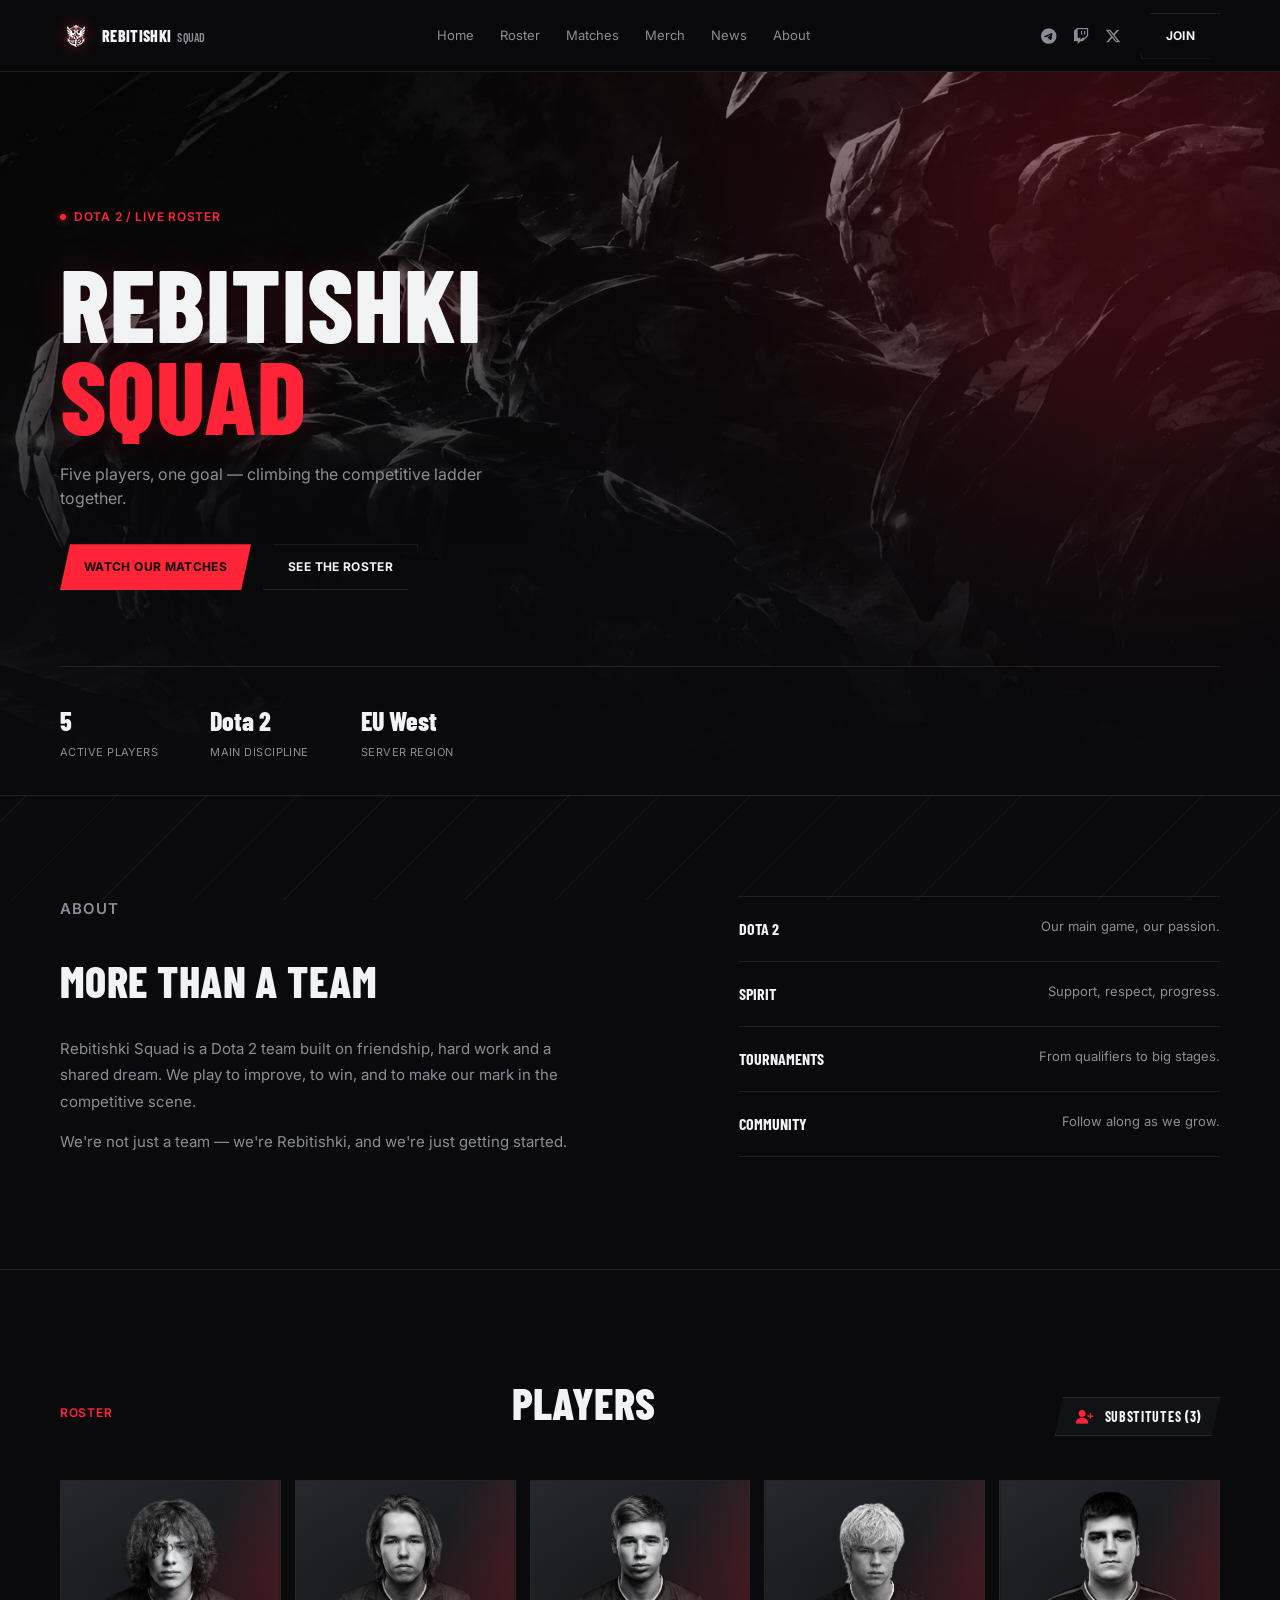
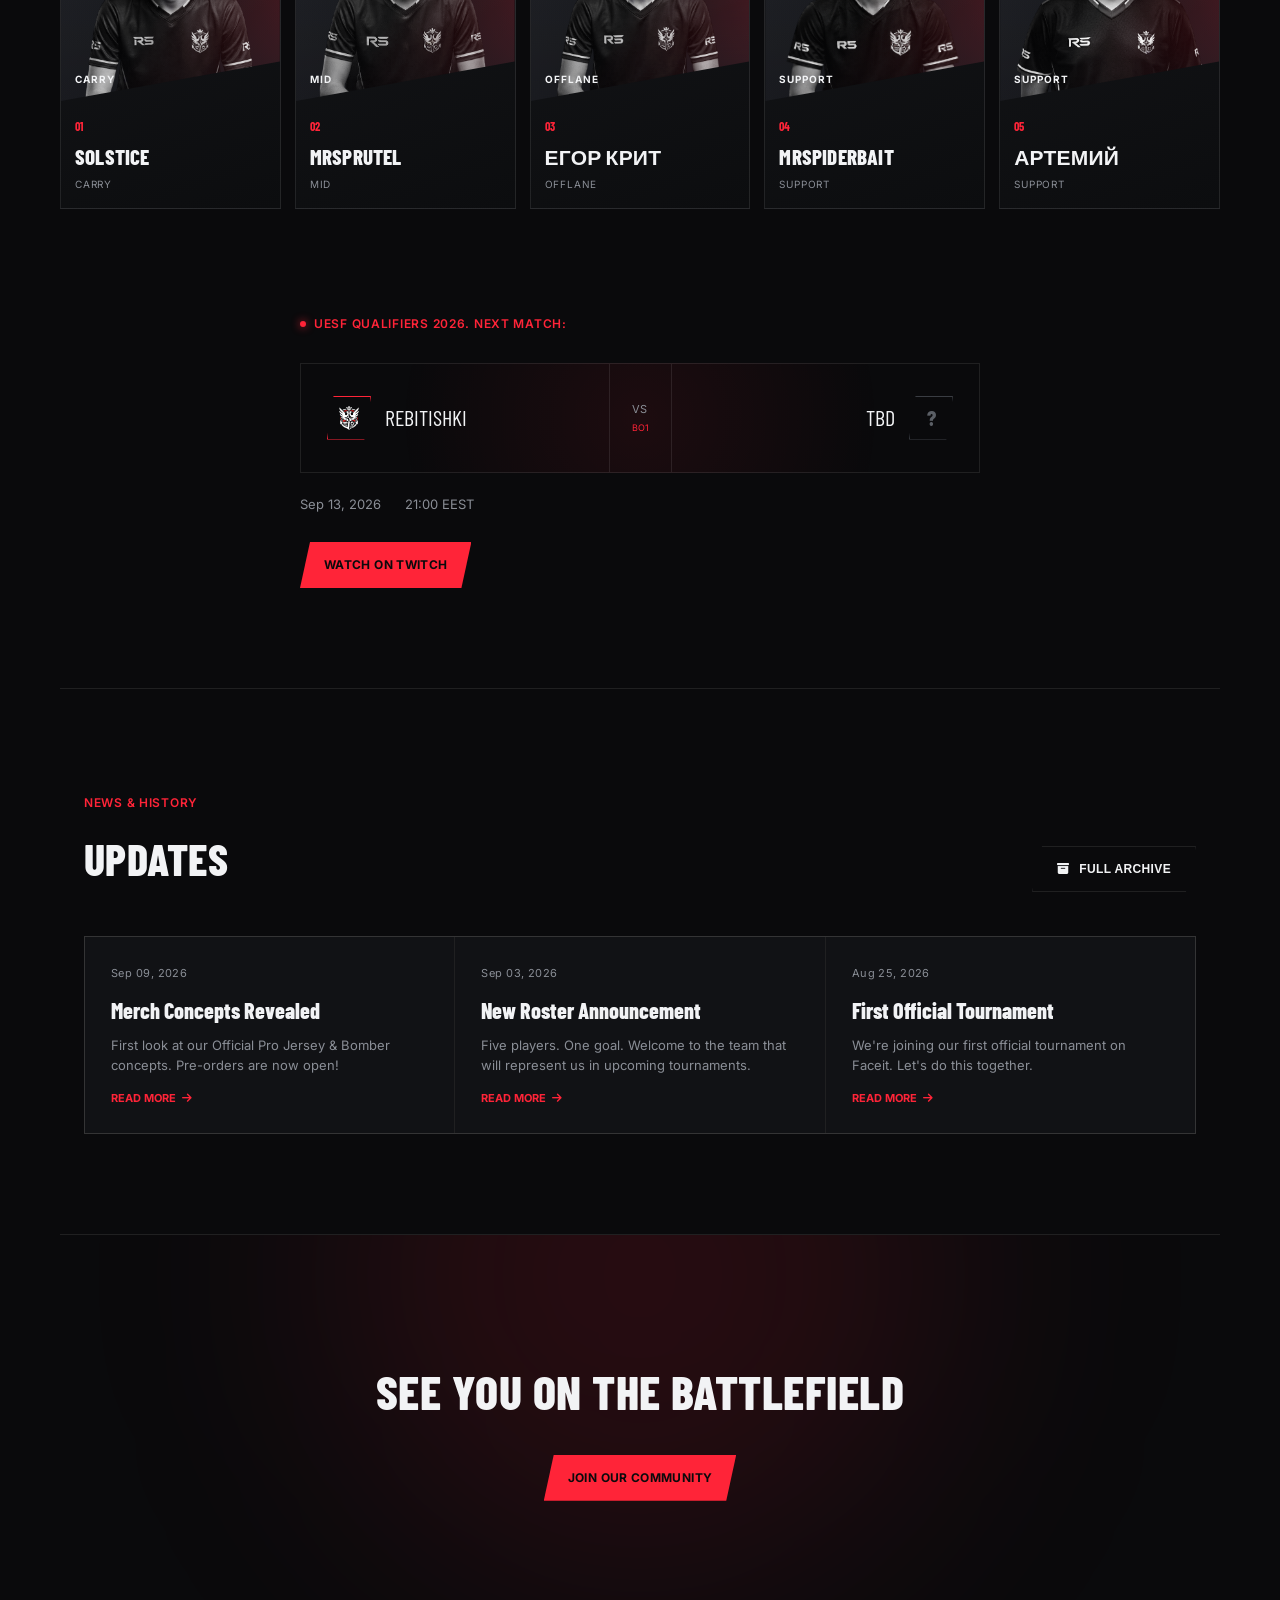
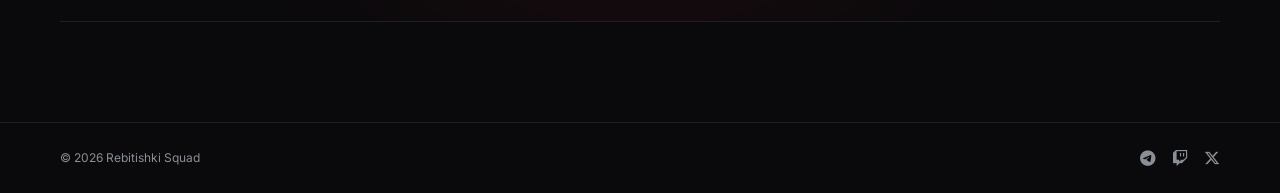
<file: index.html>
<!DOCTYPE html>
<html lang="en">
<head>
  <meta charset="UTF-8">
  <meta name="viewport" content="width=device-width, initial-scale=1.0">
  <meta name="theme-color" content="#0a0a0c">
  <meta name="description" content="Rebitishki Squad — competitive Dota 2 team.">
  <title>Rebitishki Squad — Dota 2</title>
  <link rel="preconnect" href="https://fonts.googleapis.com">
  <link rel="preconnect" href="https://fonts.gstatic.com" crossorigin>
  <link href="https://fonts.googleapis.com/css2?family=Barlow+Condensed:wght@600;700;800;900&family=Inter:wght@400;500;600;700&display=swap" rel="stylesheet">
  <!-- Font Awesome для иконок соцсетей и элементов -->
  <link rel="stylesheet" href="https://cdnjs.cloudflare.com/ajax/libs/font-awesome/6.5.1/css/all.min.css">
  <link rel="stylesheet" href="styles.css">
  <link rel="icon" type="image/png" href="assets/logo.png">
</head>
<body>
<!-- Page Loader -->
<div id="page-loader" class="page-loader">
  <div class="loader-content">
    <div class="dota-spinner">
      <img src="assets/logo.png" alt="Rebitishki" class="loader-logo">
    </div>
    <span class="loader-text">Loading...</span>
  </div>
</div>
  <header class="site-header">
    <a class="brand" href="#home" aria-label="Rebitishki Squad home">
      <span class="brand-mark">
        <img src="assets/logo.png" alt="Rebitishki Logo" class="brand-logo">
      </span>
      <span class="brand-name">Rebitishki<em>Squad</em></span>
    </a>

    <nav class="nav" aria-label="Primary navigation">
      <a class="active" href="#home">Home</a>
      <a href="#roster">Roster</a>
      <a href="#matches">Matches</a>
      <a href="merch.html">Merch</a>
      <a href="#news">News</a>
      <a href="#about">About</a>
    </nav>

    <div class="header-actions">
      <div class="socials">
        <a href="https://t.me/rebitishki" target="_blank" rel="noopener noreferrer" aria-label="Telegram"><i class="fa-brands fa-telegram"></i></a>
        <a href="https://www.twitch.tv/solsticemd" target="_blank" rel="noopener noreferrer" aria-label="Twitch"><i class="fa-brands fa-twitch"></i></a>
        <a href="https://x.com" target="_blank" rel="noopener noreferrer" aria-label="X"><i class="fa-brands fa-x-twitter"></i></a>
      </div>
      <a class="btn btn-line" href="#community">Join</a>
      <button class="menu-btn" aria-label="Open menu" aria-expanded="false"><span></span><span></span><span></span></button>
    </div>
  </header>

  <aside class="mobile-menu">
    <a href="#home">Home</a>
    <a href="#roster">Roster</a>
    <a href="#matches">Matches</a>
    <a href="merch.html">Merch</a>
    <a href="#news">News</a>
    <a href="#about">About</a>
    <a href="#community">Join the community</a>
  </aside>

  <main id="home">
   <section class="hero">
  <div class="hero-glow"></div>
  <div class="container">
    <div class="hero-content">
      <div class="tag"><i></i> Dota 2 / Live Roster</div>
      <h1>Rebitishki<br><span>Squad</span></h1>
      <p class="hero-copy">Five players, one goal — climbing the competitive ladder together.</p>
      <div class="hero-actions">
        <a href="#matches" class="btn btn-red">Watch Our Matches</a>
        <a href="#roster" class="btn btn-line">See The Roster</a>
      </div>
    </div>
    <div class="hero-strip">
      <div><b>5</b> <span>Active Players</span></div>
      <div><b>Dota 2</b> <span>Main Discipline</span></div>
      <div><b>EU West</b> <span>Server Region</span></div>
    </div>
  </div>
</section>

    <section class="about section" id="about">
      <div class="container about-grid">
        <div class="about-copy reveal">
          <p class="tag">About</p>
          <h2>More than a team</h2>
          <p>Rebitishki Squad is a Dota 2 team built on friendship, hard work and a shared dream. We play to improve, to win, and to make our mark in the competitive scene.</p>
          <p>We're not just a team — we're Rebitishki, and we're just getting started.</p>
        </div>
        <ul class="about-list reveal">
          <li><b>Dota 2</b><span>Our main game, our passion.</span></li>
          <li><b>Spirit</b><span>Support, respect, progress.</span></li>
          <li><b>Tournaments</b><span>From qualifiers to big stages.</span></li>
          <li><b>Community</b><span>Follow along as we grow.</span></li>
        </ul>
      </div>
    </section>

    <section class="roster section" id="roster">
      <div class="container">
        <div class="section-head reveal">
          <p class="tag">Roster</p>
          <h2>Players</h2>
          
          <div class="subs-wrapper">
            <button class="subs-btn" type="button" aria-label="Substitutes">
              <i class="fa-solid fa-user-plus"></i> Substitutes (3)
            </button>
            <div class="subs-popover">
              <div class="popover-title">Bench / Substitutes</div>
              <ul class="subs-list">
                <li>
                  <span class="sub-num">06</span>
                  <span class="sub-name">Tamaev</span>
                  <span class="sub-role">Sub</span>
                </li>
                <li class="sub-empty">
                  <span class="sub-num">07</span>
                  <span class="sub-name">TBD</span>
                  <span class="sub-role">Empty</span>
                </li>
                <li class="sub-empty">
                  <span class="sub-num">08</span>
                  <span class="sub-name">TBD</span>
                  <span class="sub-role">Empty</span>
                </li>
              </ul>
            </div>
          </div>
        </div>
<div class="players reveal">
  <article class="player-card">
    <div class="player-photo">
      <img src="assets/players/solstice.png" alt="Solstice">
      <span>Carry</span>
    </div>
    <div class="player-info"><b>01</b><h3>Solstice</h3><span>Carry</span></div>
  </article>

  <article class="player-card">
    <div class="player-photo">
      <img src="assets/players/sprutel.png" alt="MrSprutel">
      <span>Mid</span>
    </div>
    <div class="player-info"><b>02</b><h3>MrSprutel</h3><span>Mid</span></div>
  </article>

  <article class="player-card">
    <div class="player-photo">
      <img src="assets/players/egor.png" alt="EgorKrit">
      <span>Offlane</span>
    </div>
    <div class="player-info"><b>03</b><h3>Егор Крит</h3><span>Offlane</span></div>
  </article>

  <article class="player-card">
    <div class="player-photo">
      <img src="assets/players/spider.png" alt="MrSpiderbait">
      <span>Support</span>
    </div>
    <div class="player-info"><b>04</b><h3>MrSpiderbait</h3><span>Support</span></div>
  </article>

  <article class="player-card">
    <div class="player-photo">
      <img src="assets/players/artemiy.png" alt="Artemiy">
      <span>Support</span>
    </div>
    <div class="player-info"><b>05</b><h3>Артемий</h3><span>Support</span></div>
  </article>
</div>
    <section class="match section" id="matches">
      <div class="container match-wrap reveal">
        <p class="tag"><i></i>UESF Qualifiers 2026. Next match:</p>
        <div class="match-card">
          <div class="side">
            <div class="side-mark">
              <img src="assets/logo.png" alt="REBI">
            </div>
            <span class="side-name">Rebitishki</span>
          </div>
          <div class="vs"><span>VS</span><span class="bo">BO1</span></div>
          <div class="side side-right">
            <span class="side-name">TBD</span>
            <div class="side-mark side-mark-ghost">?</div>
          </div>
        </div>
        <div class="match-meta"><span>Sep 13, 2026</span><span>21:00 EEST</span></div>
        <a class="btn btn-red" href="https://www.twitch.tv/solsticemd" target="_blank" rel="noopener noreferrer">Watch on Twitch</a>
      </div>
    </section>

    <section class="news section" id="news">
      <div class="container">
        <div class="section-head reveal">
          <div>
            <p class="tag">News & History</p>
            <h2>Updates</h2>
          </div>
          <button class="btn btn-line" id="open-archive-btn">
            <i class="fa-solid fa-box-archive"></i> Full Archive
          </button>
        </div>

        <div class="news-grid reveal">
          <article class="news-card" onclick="openNewsModal('merch-concepts')">
            <span class="news-date">Sep 09, 2026</span>
            <h3>Merch Concepts Revealed</h3>
            <p>First look at our Official Pro Jersey & Bomber concepts. Pre-orders are now open!</p>
            <span class="read-more">Read more <i class="fa-solid fa-arrow-right"></i></span>
          </article>

          <article class="news-card" onclick="openNewsModal('roster-announcement')">
            <span class="news-date">Sep 03, 2026</span>
            <h3>New Roster Announcement</h3>
            <p>Five players. One goal. Welcome to the team that will represent us in upcoming tournaments.</p>
            <span class="read-more">Read more <i class="fa-solid fa-arrow-right"></i></span>
          </article>

          <article class="news-card" onclick="openNewsModal('first-tournament')">
            <span class="news-date">Aug 25, 2026</span>
            <h3>First Official Tournament</h3>
            <p>We're joining our first official tournament on Faceit. Let's do this together.</p>
            <span class="read-more">Read more <i class="fa-solid fa-arrow-right"></i></span>
          </article>
        </div>
      </div>
    </section>

    <section class="community section" id="community">
      <div class="community-glow"></div>
      <div class="container community-inner reveal">
        <h2>See you on the battlefield</h2>
        <a class="btn btn-red" href="https://t.me/rebitishki" target="_blank" rel="noopener noreferrer">Join our community</a>
      </div>
    </section>
  </main>

  <div class="news-modal" id="news-modal" aria-hidden="true">
    <div class="news-modal-overlay" onclick="closeNewsModal()"></div>
    <div class="news-modal-content">
      <button class="news-modal-close" onclick="closeNewsModal()" aria-label="Close modal"><i class="fa-solid fa-xmark"></i></button>
      <span class="news-date" id="modal-date">Date</span>
      <h2 id="modal-title">Title</h2>
      <div class="news-modal-body" id="modal-body"></div>
    </div>
  </div>

  <div class="news-modal" id="archive-modal" aria-hidden="true">
    <div class="news-modal-overlay" onclick="closeArchiveModal()"></div>
    <div class="news-modal-content archive-content">
      <button class="news-modal-close" onclick="closeArchiveModal()" aria-label="Close archive"><i class="fa-solid fa-xmark"></i></button>
      <h2>Team History & News Archive</h2>
      <p class="archive-sub">Complete timeline from our foundation to present day.</p>
      
      <div class="archive-timeline">
        <div class="timeline-item" onclick="openNewsModal('merch-concepts')">
          <span class="timeline-date">Sep 09, 2026</span>
          <h4>Merch Concepts & Pre-orders</h4>
          <p>Official release of concept designs for Jersey and Bomber.</p>
        </div>
        <div class="timeline-item" onclick="openNewsModal('roster-announcement')">
          <span class="timeline-date">Sep 03, 2026</span>
          <h4>Official Roster Formed</h4>
          <p>Solstice, MrSprutel, Егор Крит, MrSpiderbait and Артемий join forces.</p>
        </div>
        <div class="timeline-item" onclick="openNewsModal('first-tournament')">
          <span class="timeline-date">Aug 25, 2026</span>
          <h4>Entering Faceit Ladder</h4>
          <p>Official registration for our first open qualifiers.</p>
        </div>
        <div class="timeline-item" onclick="openNewsModal('team-foundation')">
          <span class="timeline-date">Aug 10, 2026</span>
          <h4>Rebitishki Squad Founded</h4>
          <p>The birth of the team, creation of brand identity and vision.</p>
        </div>
      </div>
    </div>
  </div>

  <footer>
    <div class="container footer-inner">
      <span>© 2026 Rebitishki Squad</span>
      <div class="socials">
        <a href="https://t.me/rebitishki" target="_blank" rel="noopener noreferrer" aria-label="Telegram"><i class="fa-brands fa-telegram"></i></a>
        <a href="https://www.twitch.tv/solsticemd" target="_blank" rel="noopener noreferrer" aria-label="Twitch"><i class="fa-brands fa-twitch"></i></a>
        <a href="https://x.com" target="_blank" rel="noopener noreferrer" aria-label="X"><i class="fa-brands fa-x-twitter"></i></a>
      </div>
    </div>
  </footer>

  <script src="script.js"></script>
</body>
</html>
</file>
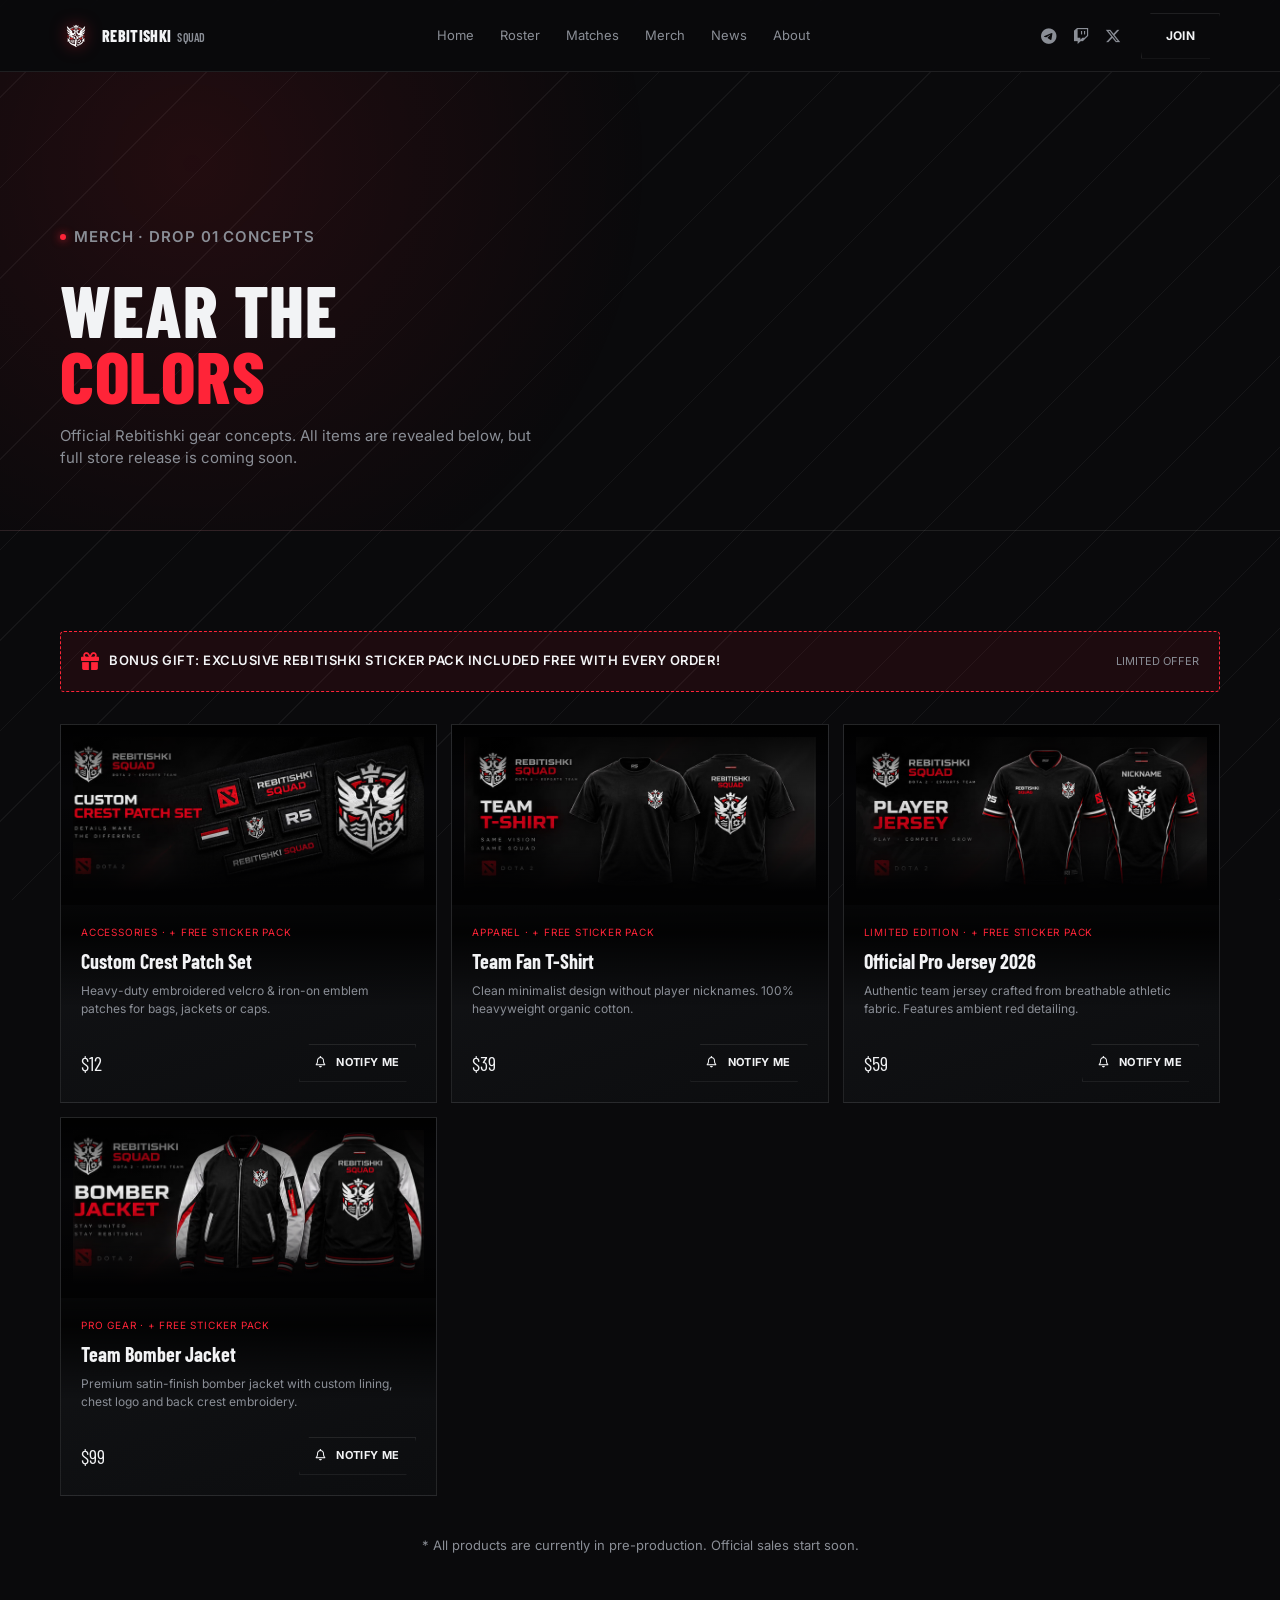
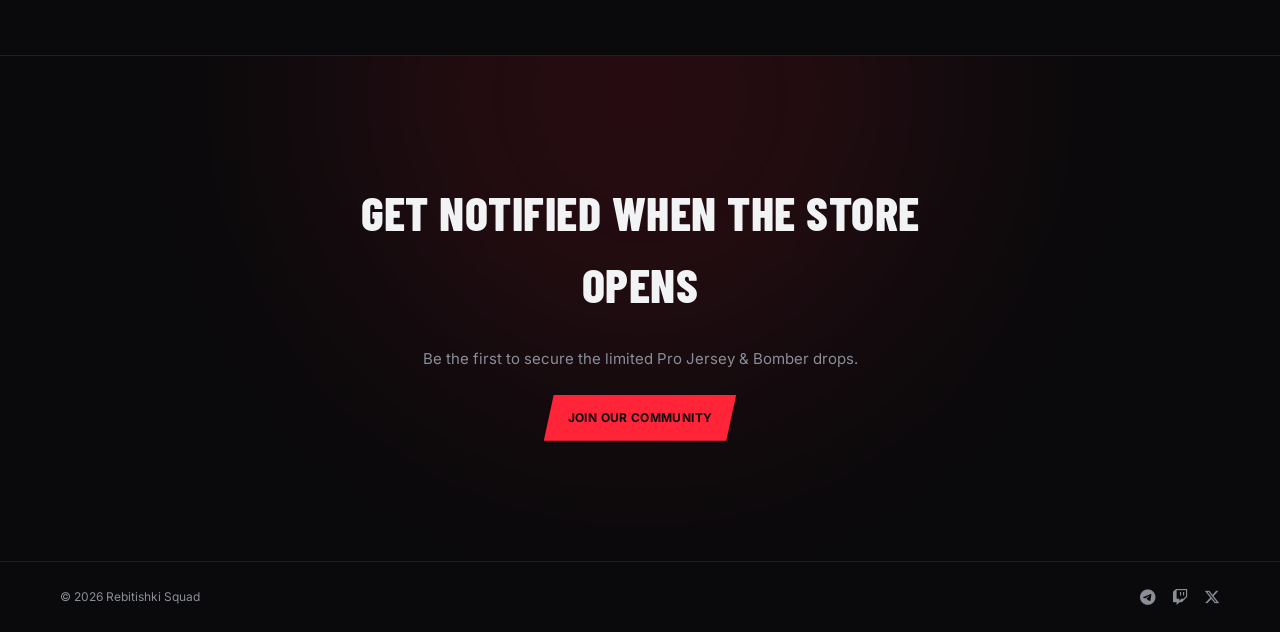
<file: merch.html>
<!DOCTYPE html>
<html lang="en">
<head>
  <meta charset="UTF-8">
  <meta name="viewport" content="width=device-width, initial-scale=1.0">
  <meta name="theme-color" content="#0a0a0c">
  <meta name="description" content="Rebitishki Squad — official merch concepts and upcoming store drops.">
  <title>Merch — Rebitishki Squad</title>
  <link rel="preconnect" href="https://fonts.googleapis.com">
  <link rel="preconnect" href="https://fonts.gstatic.com" crossorigin>
  <link href="https://fonts.googleapis.com/css2?family=Barlow+Condensed:wght@600;700;800;900&family=Inter:wght@400;500;600;700&display=swap" rel="stylesheet">
  <link rel="stylesheet" href="https://cdnjs.cloudflare.com/ajax/libs/font-awesome/6.5.1/css/all.min.css">
  <link rel="stylesheet" href="styles.css">
  <link rel="icon" type="image/png" href="assets/logo.png">
</head>
<body>

  <!-- 1. Page Loader -->
  <div id="page-loader" class="page-loader">
    <div class="loader-content">
      <div class="dota-spinner">
        <img src="assets/logo.png" alt="Rebitishki" class="loader-logo">
      </div>
      <span class="loader-text">Loading...</span>
    </div>
  </div>

  <header class="site-header">
    <a class="brand" href="index.html#home" aria-label="Rebitishki Squad home">
      <span class="brand-mark">
        <img src="assets/logo.png" alt="Rebitishki Logo" class="brand-logo">
      </span>
      <span class="brand-name">Rebitishki<em>Squad</em></span>
    </a>

    <nav class="nav" aria-label="Primary navigation">
      <a href="index.html#home">Home</a>
      <a href="index.html#roster">Roster</a>
      <a href="index.html#matches">Matches</a>
      <a class="active" href="merch.html">Merch</a>
      <a href="index.html#news">News</a>
      <a href="index.html#about">About</a>
    </nav>

    <div class="header-actions">
      <div class="socials">
        <a href="https://t.me/rebitishki" target="_blank" rel="noopener noreferrer" aria-label="Telegram"><i class="fa-brands fa-telegram"></i></a>
        <a href="https://www.twitch.tv/solsticemd" target="_blank" rel="noopener noreferrer" aria-label="Twitch"><i class="fa-brands fa-twitch"></i></a>
        <a href="https://x.com" target="_blank" rel="noopener noreferrer" aria-label="X"><i class="fa-brands fa-x-twitter"></i></a>
      </div>
      <a class="btn btn-line" href="https://t.me/rebitishki" target="_blank" rel="noopener noreferrer">Join</a>
      <button class="menu-btn" aria-label="Open menu" aria-expanded="false"><span></span><span></span><span></span></button>
    </div>
  </header>

  <aside class="mobile-menu">
    <a href="index.html#home">Home</a>
    <a href="index.html#roster">Roster</a>
    <a href="index.html#matches">Matches</a>
    <a href="merch.html">Merch</a>
    <a href="index.html#news">News</a>
    <a href="index.html#about">About</a>
    <a href="https://t.me/rebitishki" target="_blank" rel="noopener noreferrer">Join the community</a>
  </aside>

  <!-- Изменено id="home" на id="merch-page", чтобы JS не переключал подсвечивание меню -->
  <main id="merch-page">
    <section class="page-hero">
      <div class="container reveal">
        <p class="tag"><i></i> Merch · Drop 01 Concepts</p>
        <h1>Wear the<br><span style="color:var(--red)">colors</span></h1>
        <p>Official Rebitishki gear concepts. All items are revealed below, but full store release is coming soon.</p>
      </div>
    </section>

    <section class="section">
      <div class="container">

        <div class="reveal" style="background: rgba(255, 36, 56, 0.08); border: 1px dashed var(--red); padding: 16px 20px; border-radius: 4px; margin-bottom: 32px; display: flex; align-items: center; justify-content: space-between; flex-wrap: wrap; gap: 12px;">
          <div style="display: flex; align-items: center; gap: 10px;">
            <span style="color: var(--red); font-size: 18px;"><i class="fa-solid fa-gift"></i></span>
            <span style="font-size: 13px; font-weight: 600; text-transform: uppercase; letter-spacing: 0.04em;">Bonus Gift: Exclusive Rebitishki Sticker Pack included free with every order!</span>
          </div>
          <span style="font-size: 11px; color: var(--muted); text-transform: uppercase;">Limited Offer</span>
        </div>

<div class="shop-grid reveal">
  <!-- 1. Нашивка -->
  <article class="product-card" onclick="openProductModal('patch')">
    <div class="product-photo">
      <img src="assets/patch.jpg" alt="Custom Crest Patch Set" loading="lazy">
    </div>
    <div class="product-info">
      <span class="cat">Accessories · + Free Sticker Pack</span>
      <h3>Custom Crest Patch Set</h3>
      <p style="font-size: 12px; color: var(--muted); margin: 6px 0 12px;">Heavy-duty embroidered velcro & iron-on emblem patches for bags, jackets or caps.</p>
      <div class="product-row">
        <span class="price">$12</span>
        <a href="#community" class="btn btn-line btn-small" onclick="event.stopPropagation();"><i class="fa-regular fa-bell"></i> Notify me</a>
      </div>
    </div>
  </article>

  <!-- 2. Футболка -->
  <article class="product-card" onclick="openProductModal('tshirt')">
    <div class="product-photo">
      <img src="assets/t-shirt.jpg" alt="Team Fan T-Shirt" loading="lazy">
    </div>
    <div class="product-info">
      <span class="cat">Apparel · + Free Sticker Pack</span>
      <h3>Team Fan T-Shirt</h3>
      <p style="font-size: 12px; color: var(--muted); margin: 6px 0 12px;">Clean minimalist design without player nicknames. 100% heavyweight organic cotton.</p>
      <div class="product-row">
        <span class="price">$39</span>
        <a href="#community" class="btn btn-line btn-small" onclick="event.stopPropagation();"><i class="fa-regular fa-bell"></i> Notify me</a>
      </div>
    </div>
  </article>

  <!-- 3. Джерси -->
  <article class="product-card" onclick="openProductModal('jersey')">
    <div class="product-photo">
      <img src="assets/jersey.jpg" alt="Official Pro Jersey 2026" loading="lazy">
    </div>
    <div class="product-info">
      <span class="cat" style="color: var(--red);">Limited Edition · + Free Sticker Pack</span>
      <h3>Official Pro Jersey 2026</h3>
      <p style="font-size: 12px; color: var(--muted); margin: 6px 0 12px;">Authentic team jersey crafted from breathable athletic fabric. Features ambient red detailing.</p>
      <div class="product-row">
        <span class="price">$59</span>
        <a href="#community" class="btn btn-line btn-small" onclick="event.stopPropagation();"><i class="fa-regular fa-bell"></i> Notify me</a>
      </div>
    </div>
  </article>

  <!-- 4. Бомбер -->
  <article class="product-card product-card-centered" onclick="openProductModal('bomber')">
    <div class="product-photo">
      <img src="assets/bomber.jpg" alt="Team Bomber Jacket" loading="lazy">
    </div>
    <div class="product-info">
      <span class="cat" style="color: var(--red);">Pro Gear · + Free Sticker Pack</span>
      <h3>Team Bomber Jacket</h3>
      <p style="font-size: 12px; color: var(--muted); margin: 6px 0 12px;">Premium satin-finish bomber jacket with custom lining, chest logo and back crest embroidery.</p>
      <div class="product-row">
        <span class="price">$99</span>
        <a href="#community" class="btn btn-line btn-small" onclick="event.stopPropagation();"><i class="fa-regular fa-bell"></i> Notify me</a>
      </div>
    </div>
  </article>
</div>

        <div class="reveal" style="text-align: center; margin-top: 40px;">
          <p style="font-size: 13px; color: var(--muted);">* All products are currently in pre-production. Official sales start soon.</p>
        </div>

      </div>
    </section>

    <section class="community section" id="community">
      <div class="community-glow"></div>
      <div class="container community-inner reveal">
        <h2>Get notified when the store opens</h2>
        <p style="color: var(--muted); margin-bottom: 24px; font-size: 15px;">Be the first to secure the limited Pro Jersey & Bomber drops.</p>
        <a class="btn btn-red" href="https://t.me/rebitishki" target="_blank" rel="noopener noreferrer">Join our community</a>
      </div>
    </section>
  </main>

  <!-- Модальное окно просмотра товара -->
  <div class="news-modal" id="product-modal" aria-hidden="true">
    <div class="news-modal-overlay" onclick="closeProductModal()"></div>
    <div class="news-modal-content">
      <button class="news-modal-close" onclick="closeProductModal()" aria-label="Close modal"><i class="fa-solid fa-xmark"></i></button>
      <span class="news-date" id="product-modal-cat">Category</span>
      <h2 id="product-modal-title">Product Title</h2>
      <div class="news-modal-body" id="product-modal-body"></div>
      <div style="margin-top: 24px; display: flex; gap: 12px; align-items: center; flex-wrap: wrap;">
        <span id="product-modal-price" style="font-family: 'Barlow Condensed', sans-serif; font-size: 28px; font-weight: 800; color: #fff;"></span>
        <a class="btn btn-red" href="https://t.me/rebitishki" target="_blank" rel="noopener noreferrer">
          <i class="fa-brands fa-telegram"></i> Pre-order via Telegram
        </a>
      </div>
    </div>
  </div>

  <footer>
    <div class="container footer-inner">
      <span>© 2026 Rebitishki Squad</span>
      <div class="socials">
        <a href="https://t.me/rebitishki" target="_blank" rel="noopener noreferrer" aria-label="Telegram"><i class="fa-brands fa-telegram"></i></a>
        <a href="https://www.twitch.tv/solsticemd" target="_blank" rel="noopener noreferrer" aria-label="Twitch"><i class="fa-brands fa-twitch"></i></a>
        <a href="https://x.com" target="_blank" rel="noopener noreferrer" aria-label="X"><i class="fa-brands fa-x-twitter"></i></a>
      </div>
    </div>
  </footer>

  <script src="script.js"></script>
</body>
</html>
</file>
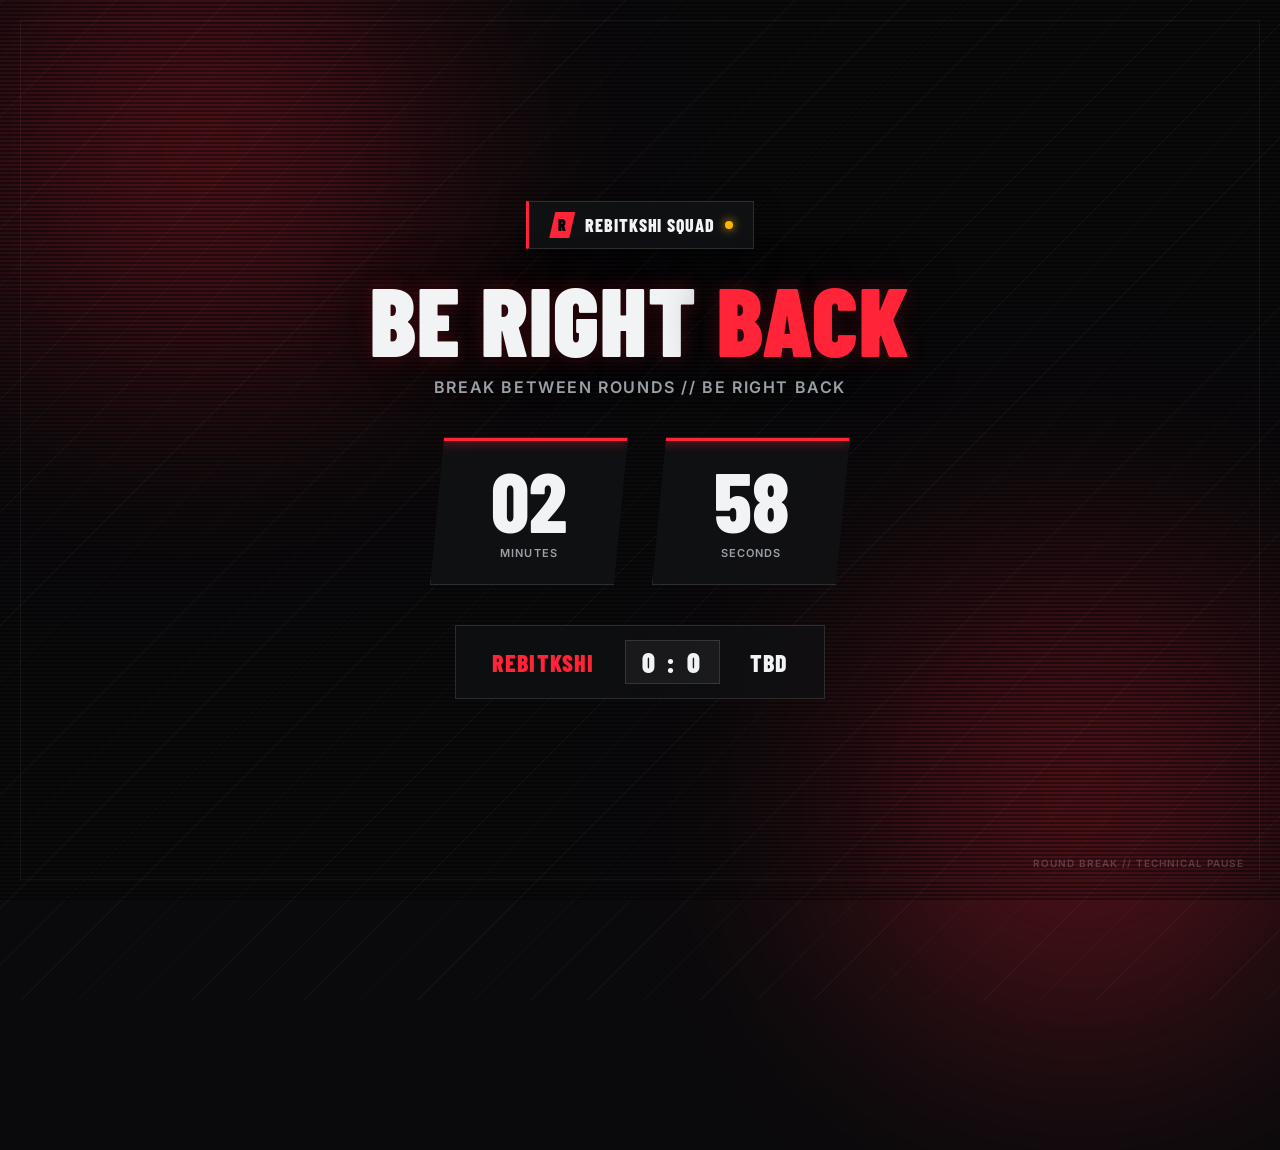
<file: obs/break.html>
<!DOCTYPE html>
<html lang="ru">
<head>
    <meta charset="UTF-8">
    <meta name="viewport" content="width=device-width, initial-scale=1.0">
    <title>REBITKSHI ESPORTS — ROUND BREAK LOOP</title>
    
    <link rel="preconnect" href="https://fonts.googleapis.com">
    <link rel="preconnect" href="https://fonts.gstatic.com" crossorigin>
    <link href="https://fonts.googleapis.com/css2?family=Barlow+Condensed:wght@700;800;900&family=Inter:wght@600;800&display=swap" rel="stylesheet">

    <style>
        :root {
            --bg: #0a0a0c;
            --panel: #111215;
            --line: rgba(255, 255, 255, 0.12);
            --white: #f2f3f5;
            --muted: #9aa0a6;
            --red: #ff2438;
            --red-glow: rgba(255, 36, 56, 0.4);
        }

        * { box-sizing: border-box; margin: 0; padding: 0; }

        html, body {
            width: 100vw;
            height: 100vh;
            overflow: hidden;
            background: var(--bg);
            color: var(--white);
            font-family: Inter, sans-serif;
            display: flex;
            align-items: center;
            justify-content: center;
        }

        /* --- LOOP ANIMATED BACKGROUND --- */
        .loop-bg {
            position: absolute;
            inset: -100px;
            z-index: 0;
            pointer-events: none;
            background-image: repeating-linear-gradient(-45deg, rgba(255,255,255,0.03) 0 1px, transparent 1px 40px);
            animation: gridScroll 12s linear infinite;
        }

        @keyframes gridScroll {
            0% { transform: translate(0, 0); }
            100% { transform: translate(56px, 56px); }
        }

        .glow-orb {
            position: absolute;
            width: 700px;
            height: 700px;
            border-radius: 50%;
            background: radial-gradient(circle, var(--red-glow) 0%, transparent 70%);
            filter: blur(100px);
            z-index: 1;
            pointer-events: none;
            animation: floatGlow 10s ease-in-out infinite alternate;
        }

        .glow-left { top: -200px; left: -150px; }
        .glow-right { bottom: -250px; right: -150px; animation-delay: -5s; }

        @keyframes floatGlow {
            0% { transform: scale(0.9) translate(0, 0); opacity: 0.5; }
            100% { transform: scale(1.2) translate(40px, -30px); opacity: 0.9; }
        }

        .scanline {
            position: absolute;
            inset: 0;
            z-index: 2;
            pointer-events: none;
            background: linear-gradient(rgba(18, 16, 16, 0) 50%, rgba(0, 0, 0, 0.4) 50%);
            background-size: 100% 4px;
        }

        /* --- OBS DISPLAY CONTAINER --- */
        .obs-container {
            position: relative;
            z-index: 10;
            width: 100%;
            max-width: 1100px;
            padding: 0 40px;
            text-align: center;
        }

        /* Header / Brand Badge */
        .stream-badge {
            display: inline-flex;
            align-items: center;
            gap: 10px;
            background: rgba(17, 18, 21, 0.85);
            border: 1px solid var(--line);
            border-left: 3px solid var(--red);
            padding: 10px 20px;
            backdrop-filter: blur(8px);
            margin-bottom: 28px;
            box-shadow: 0 10px 25px rgba(0,0,0,0.5);
        }

        .brand-mark {
            width: 26px; height: 26px;
            background: var(--red);
            color: #000;
            font-family: "Barlow Condensed", sans-serif;
            font-weight: 900;
            font-size: 16px;
            display: grid;
            place-items: center;
            clip-path: polygon(6px 0, 100% 0, calc(100% - 6px) 100%, 0 100%);
        }

        .brand-text {
            font-family: "Barlow Condensed", sans-serif;
            font-size: 18px;
            font-weight: 800;
            letter-spacing: .05em;
            text-transform: uppercase;
        }

        .dot-amber {
            width: 8px; height: 8px;
            background: #ffb703;
            border-radius: 50%;
            box-shadow: 0 0 10px #ffb703;
            animation: pulse 1s infinite alternate;
        }

        @keyframes pulse {
            0% { opacity: 0.3; transform: scale(0.8); }
            100% { opacity: 1; transform: scale(1.2); }
        }

        /* Main Titles */
        .main-title {
            font-family: "Barlow Condensed", sans-serif;
            font-size: clamp(54px, 7.5vw, 110px);
            font-weight: 900;
            line-height: 0.88;
            text-transform: uppercase;
            letter-spacing: .01em;
            margin-bottom: 16px;
            text-shadow: 0 0 50px rgba(0,0,0,0.9), 0 0 20px rgba(255,36,56,0.3);
        }

        .main-title span { color: var(--red); }

        .sub-title {
            font-size: 16px;
            color: var(--muted);
            letter-spacing: .1em;
            text-transform: uppercase;
            margin-bottom: 40px;
            font-weight: 600;
        }

        /* --- BREAK TIMER (MINUTES & SECONDS ONLY) --- */
        .timer-row {
            display: grid;
            grid-template-columns: repeat(2, 1fr);
            gap: 24px;
            max-width: 420px;
            margin: 0 auto 40px;
        }

        .timer-box {
            background: rgba(17, 18, 21, 0.9);
            border: 1px solid var(--line);
            padding: 24px 10px;
            position: relative;
            backdrop-filter: blur(12px);
            clip-path: polygon(14px 0, 100% 0, calc(100% - 14px) 100%, 0 100%);
            box-shadow: 0 15px 35px rgba(0, 0, 0, 0.6);
        }

        .timer-box::after {
            content: "";
            position: absolute;
            top: 0; left: 0; right: 0;
            height: 3px;
            background: var(--red);
            box-shadow: 0 0 12px var(--red);
        }

        .timer-val {
            font-family: "Barlow Condensed", sans-serif;
            font-size: clamp(56px, 7vw, 84px);
            font-weight: 800;
            line-height: 0.9;
            color: var(--white);
        }

        .timer-lbl {
            font-size: 11px;
            color: var(--muted);
            text-transform: uppercase;
            letter-spacing: .1em;
            margin-top: 8px;
            font-weight: 600;
        }

        /* Score & Match Status Strip */
        .status-strip {
            display: inline-flex;
            align-items: center;
            justify-content: space-between;
            background: rgba(17, 18, 21, 0.7);
            border: 1px solid var(--line);
            padding: 14px 36px;
            gap: 30px;
            backdrop-filter: blur(10px);
        }

        .team-block {
            display: flex;
            align-items: center;
            gap: 12px;
        }

        .team-name {
            font-family: "Barlow Condensed", sans-serif;
            font-size: 24px;
            font-weight: 800;
            text-transform: uppercase;
            letter-spacing: .05em;
        }

        .team-red { color: var(--red); }

        .score-box {
            font-family: "Barlow Condensed", sans-serif;
            font-size: 28px;
            font-weight: 900;
            color: var(--white);
            background: rgba(255, 255, 255, 0.05);
            padding: 4px 16px;
            border: 1px solid var(--line);
            letter-spacing: .1em;
        }

        /* OBS Border Overlay */
        .obs-frame {
            position: absolute;
            inset: 20px;
            border: 1px solid rgba(255, 255, 255, 0.05);
            pointer-events: none;
            z-index: 5;
        }
        .obs-frame::before {
            content: "ROUND BREAK // TECHNICAL PAUSE";
            position: absolute;
            bottom: 10px; right: 15px;
            font-size: 10px;
            color: rgba(255, 255, 255, 0.2);
            font-weight: 600;
            letter-spacing: .1em;
        }
    </style>
</head>
<body>

    <div class="loop-bg"></div>
    <div class="glow-orb glow-left"></div>
    <div class="glow-orb glow-right"></div>
    <div class="scanline"></div>
    <div class="obs-frame"></div>

    <div class="obs-container">
        
        <!-- Break Status Header -->
        <div class="stream-badge">
            <div class="brand-mark">R</div>
            <div class="brand-text">REBITKSHI SQUAD</div>
            <div class="dot-amber"></div>
        </div>

        <h1 class="main-title">BE RIGHT <span>BACK</span></h1>
        <p class="sub-title">BREAK BETWEEN ROUNDS // BE RIGHT BACK</p>

        <!-- Countdown Timer (Минуты и Секунды) -->
        <div class="timer-row">
            <div class="timer-box">
                <div class="timer-val" id="minutes">03</div>
                <div class="timer-lbl">Minutes</div>
            </div>
            <div class="timer-box">
                <div class="timer-val" id="seconds">00</div>
                <div class="timer-lbl">Seconds</div>
            </div>
        </div>

        <!-- Current Match Score Bar -->
        <div class="status-strip">
            <div class="team-block">
                <span class="team-name team-red">REBITKSHI</span>
            </div>
            <div class="score-box">0 : 0</div>
            <div class="team-block">
                <span class="team-name">TBD</span>
            </div>
        </div>

    </div>

    <script>
        // Длительность перерыва в минутах
        let breakDurationMinutes = 3; 
        
        let targetTime = new Date().getTime() + (breakDurationMinutes * 60 * 1000);

        function updateBreakTimer() {
            const now = new Date().getTime();
            const distance = targetTime - now;

            if (distance < 0) {
                document.getElementById('minutes').innerText = '00';
                document.getElementById('seconds').innerText = '00';
                return;
            }

            const m = Math.floor((distance % (1000 * 60 * 60)) / (1000 * 60));
            const s = Math.floor((distance % (1000 * 60)) / 1000);

            document.getElementById('minutes').innerText = String(m).padStart(2, '0');
            document.getElementById('seconds').innerText = String(s).padStart(2, '0');
        }

        setInterval(updateBreakTimer, 1000);
        updateBreakTimer();
    </script>
</body>
</html>
</file>
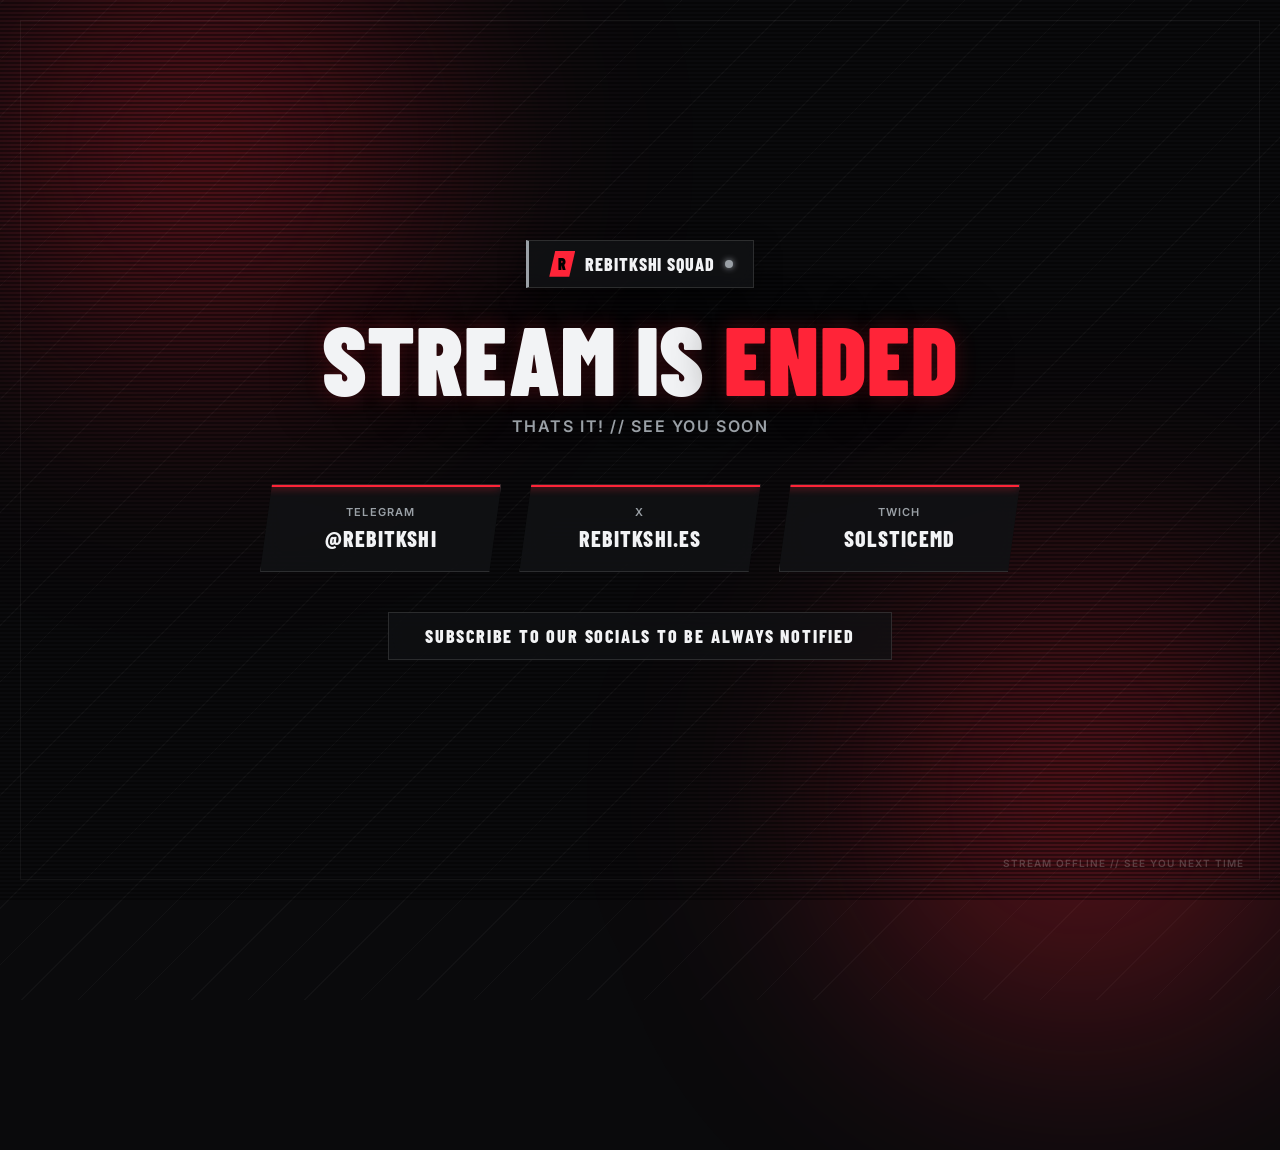
<file: obs/end.html>
<!DOCTYPE html>
<html lang="ru">
<head>
    <meta charset="UTF-8">
    <meta name="viewport" content="width=device-width, initial-scale=1.0">
    <title>REBITKSHI ESPORTS — STREAM ENDING</title>
    
    <link rel="preconnect" href="https://fonts.googleapis.com">
    <link rel="preconnect" href="https://fonts.gstatic.com" crossorigin>
    <link href="https://fonts.googleapis.com/css2?family=Barlow+Condensed:wght@700;800;900&family=Inter:wght@600;800&display=swap" rel="stylesheet">

    <style>
        :root {
            --bg: #0a0a0c;
            --panel: #111215;
            --line: rgba(255, 255, 255, 0.12);
            --white: #f2f3f5;
            --muted: #9aa0a6;
            --red: #ff2438;
            --red-glow: rgba(255, 36, 56, 0.4);
        }

        * { box-sizing: border-box; margin: 0; padding: 0; }

        html, body {
            width: 100vw;
            height: 100vh;
            overflow: hidden;
            background: var(--bg);
            color: var(--white);
            font-family: Inter, sans-serif;
            display: flex;
            align-items: center;
            justify-content: center;
        }

        /* --- LOOP ANIMATED BACKGROUND --- */
        .loop-bg {
            position: absolute;
            inset: -100px;
            z-index: 0;
            pointer-events: none;
            background-image: repeating-linear-gradient(-45deg, rgba(255,255,255,0.03) 0 1px, transparent 1px 40px);
            animation: gridScroll 12s linear infinite;
        }

        @keyframes gridScroll {
            0% { transform: translate(0, 0); }
            100% { transform: translate(56px, 56px); }
        }

        .glow-orb {
            position: absolute;
            width: 700px;
            height: 700px;
            border-radius: 50%;
            background: radial-gradient(circle, var(--red-glow) 0%, transparent 70%);
            filter: blur(100px);
            z-index: 1;
            pointer-events: none;
            animation: floatGlow 10s ease-in-out infinite alternate;
        }

        .glow-left { top: -200px; left: -150px; }
        .glow-right { bottom: -250px; right: -150px; animation-delay: -5s; }

        @keyframes floatGlow {
            0% { transform: scale(0.9) translate(0, 0); opacity: 0.5; }
            100% { transform: scale(1.2) translate(40px, -30px); opacity: 0.9; }
        }

        .scanline {
            position: absolute;
            inset: 0;
            z-index: 2;
            pointer-events: none;
            background: linear-gradient(rgba(18, 16, 16, 0) 50%, rgba(0, 0, 0, 0.4) 50%);
            background-size: 100% 4px;
        }

        /* --- OBS DISPLAY CONTAINER --- */
        .obs-container {
            position: relative;
            z-index: 10;
            width: 100%;
            max-width: 1100px;
            padding: 0 40px;
            text-align: center;
        }

        /* Header / Brand Badge */
        .stream-badge {
            display: inline-flex;
            align-items: center;
            gap: 10px;
            background: rgba(17, 18, 21, 0.85);
            border: 1px solid var(--line);
            border-left: 3px solid var(--muted);
            padding: 10px 20px;
            backdrop-filter: blur(8px);
            margin-bottom: 28px;
            box-shadow: 0 10px 25px rgba(0,0,0,0.5);
        }

        .brand-mark {
            width: 26px; height: 26px;
            background: var(--red);
            color: #000;
            font-family: "Barlow Condensed", sans-serif;
            font-weight: 900;
            font-size: 16px;
            display: grid;
            place-items: center;
            clip-path: polygon(6px 0, 100% 0, calc(100% - 6px) 100%, 0 100%);
        }

        .brand-text {
            font-family: "Barlow Condensed", sans-serif;
            font-size: 18px;
            font-weight: 800;
            letter-spacing: .05em;
            text-transform: uppercase;
        }

        .dot-offline {
            width: 8px; height: 8px;
            background: var(--muted);
            border-radius: 50%;
            box-shadow: 0 0 6px var(--muted);
        }

        /* Main Titles */
        .main-title {
            font-family: "Barlow Condensed", sans-serif;
            font-size: clamp(54px, 7.5vw, 110px);
            font-weight: 900;
            line-height: 0.88;
            text-transform: uppercase;
            letter-spacing: .01em;
            margin-bottom: 16px;
            text-shadow: 0 0 50px rgba(0,0,0,0.9), 0 0 20px rgba(255,36,56,0.3);
        }

        .main-title span { color: var(--red); }

        .sub-title {
            font-size: 16px;
            color: var(--muted);
            letter-spacing: .1em;
            text-transform: uppercase;
            margin-bottom: 48px;
            font-weight: 600;
        }

        /* Social Links Grid */
        .socials-row {
            display: grid;
            grid-template-columns: repeat(3, 1fr);
            gap: 18px;
            max-width: 760px;
            margin: 0 auto 40px;
        }

        .social-box {
            background: rgba(17, 18, 21, 0.9);
            border: 1px solid var(--line);
            padding: 20px 15px;
            position: relative;
            backdrop-filter: blur(12px);
            clip-path: polygon(12px 0, 100% 0, calc(100% - 12px) 100%, 0 100%);
            box-shadow: 0 15px 35px rgba(0, 0, 0, 0.6);
        }

        .social-box::after {
            content: "";
            position: absolute;
            top: 0; left: 0; right: 0;
            height: 2px;
            background: var(--red);
            box-shadow: 0 0 8px var(--red);
        }

        .social-platform {
            font-size: 11px;
            color: var(--muted);
            text-transform: uppercase;
            letter-spacing: .1em;
            margin-bottom: 6px;
            font-weight: 600;
        }

        .social-handle {
            font-family: "Barlow Condensed", sans-serif;
            font-size: 22px;
            font-weight: 800;
            color: var(--white);
            letter-spacing: .05em;
        }

        /* Final Message Box */
        .thanks-strip {
            display: inline-flex;
            align-items: center;
            justify-content: center;
            background: rgba(17, 18, 21, 0.7);
            border: 1px solid var(--line);
            padding: 12px 36px;
            backdrop-filter: blur(10px);
        }

        .thanks-text {
            font-family: "Barlow Condensed", sans-serif;
            font-size: 18px;
            font-weight: 800;
            text-transform: uppercase;
            letter-spacing: .1em;
            color: var(--white);
        }

        /* OBS Border Overlay */
        .obs-frame {
            position: absolute;
            inset: 20px;
            border: 1px solid rgba(255, 255, 255, 0.05);
            pointer-events: none;
            z-index: 5;
        }
        .obs-frame::before {
            content: "STREAM OFFLINE // SEE YOU NEXT TIME";
            position: absolute;
            bottom: 10px; right: 15px;
            font-size: 10px;
            color: rgba(255, 255, 255, 0.2);
            font-weight: 600;
            letter-spacing: .1em;
        }
    </style>
</head>
<body>

    <div class="loop-bg"></div>
    <div class="glow-orb glow-left"></div>
    <div class="glow-orb glow-right"></div>
    <div class="scanline"></div>
    <div class="obs-frame"></div>

    <div class="obs-container">
        
        <!-- Stream Status Header -->
        <div class="stream-badge">
            <div class="brand-mark">R</div>
            <div class="brand-text">REBITKSHI SQUAD</div>
            <div class="dot-offline"></div>
        </div>

        <h1 class="main-title">STREAM IS <span>ENDED</span></h1>
        <p class="sub-title">THATS IT! // SEE YOU SOON</p>

        <!-- Social Media Grid -->
        <div class="socials-row">
            <div class="social-box">
                <div class="social-platform">TELEGRAM</div>
                <div class="social-handle">@REBITKSHI</div>
            </div>
            <div class="social-box">
                <div class="social-platform">X</div>
                <div class="social-handle">REBITKSHI.ES</div>
            </div>
            <div class="social-box">
                <div class="social-platform">TWICH</div>
                <div class="social-handle">SOLSTICEMD</div>
            </div>
        </div>

        <!-- Thanks Strip -->
        <div class="thanks-strip">
            <span class="thanks-text">SUBSCRIBE TO OUR SOCIALS TO BE ALWAYS NOTIFIED</span>
        </div>

    </div>

</body>
</html>
</file>
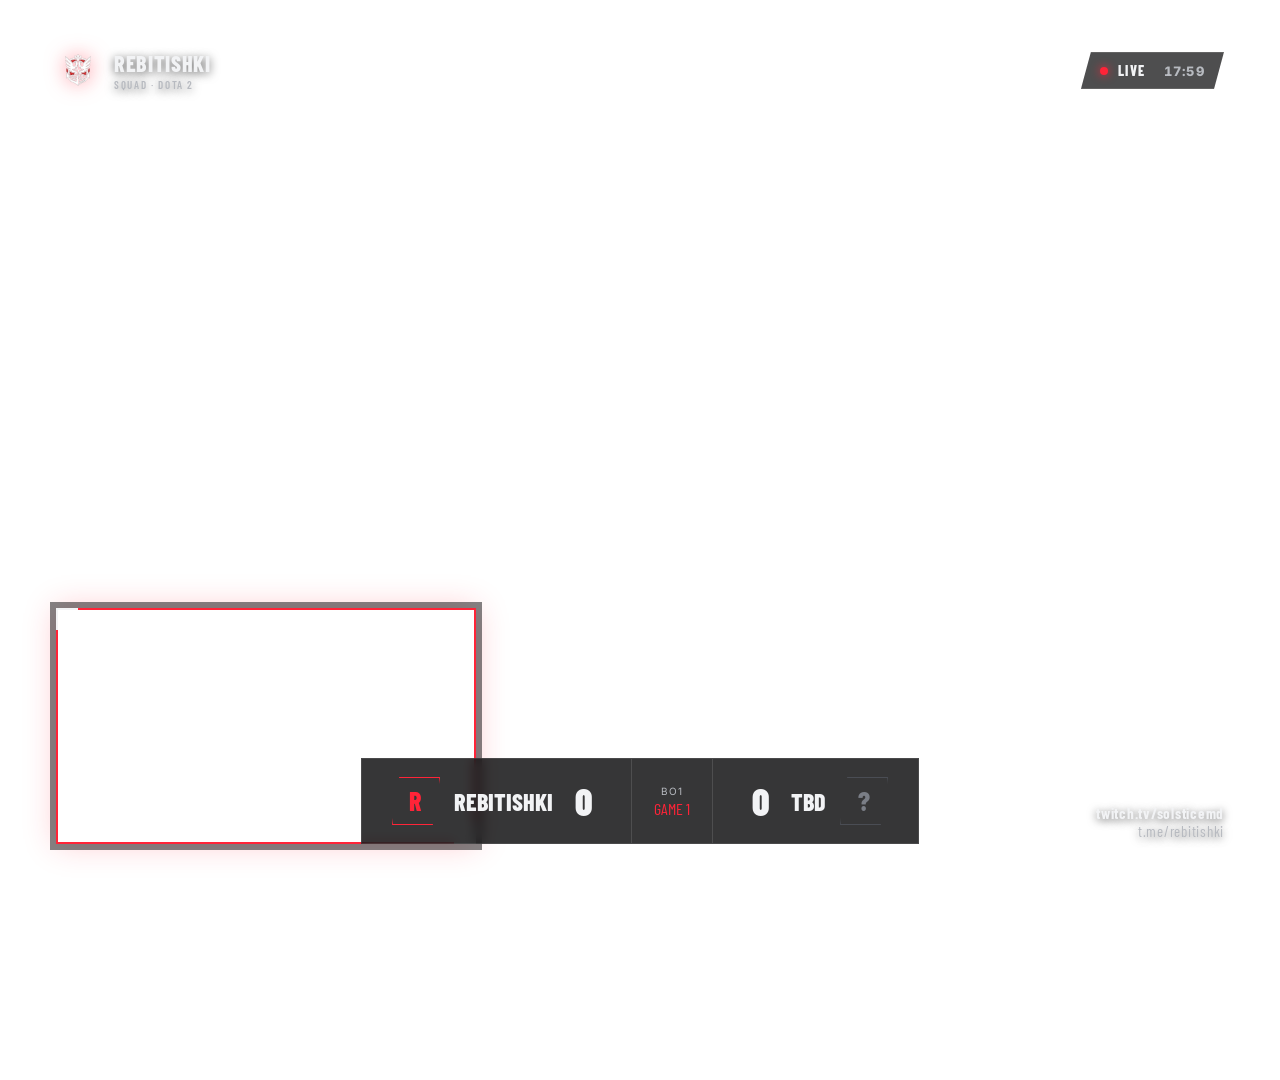
<file: obs/overlay.html>
<!DOCTYPE html>
<html lang="ru">
<head>
<meta charset="UTF-8">
<title>Rebitishki Squad — Stream Overlay</title>
<link rel="preconnect" href="https://fonts.googleapis.com">
<link rel="preconnect" href="https://fonts.gstatic.com" crossorigin>
<link href="https://fonts.googleapis.com/css2?family=Barlow+Condensed:wght@700;800;900&family=Inter:wght@500;600;700&display=swap" rel="stylesheet">
<style>
  :root{
    --red:#ff2438;
    --white:#f2f3f5;
    --muted:#b7bac0;
    --dark:#0a0a0c;
  }
  *{box-sizing:border-box}
  html,body{
    margin:0;width:1920px;height:1080px;
    background:transparent;
    font-family:Inter,Arial,sans-serif;
    color:var(--white);
    overflow:hidden;
  }
  .layer{position:absolute}

  /* corner brand mark, top-left */
  .brand{top:48px;left:56px;display:flex;align-items:center;gap:14px}
  .brand-mark{width:44px;height:44px;filter:drop-shadow(0 0 10px rgba(255,36,56,.6));display:flex;align-items:center;justify-content:center}
  .brand-mark img{width:100%;height:100%;object-fit:contain}
  .brand-name{font-family:"Barlow Condensed";font-weight:800;font-size:22px;text-transform:uppercase;letter-spacing:.03em;text-shadow:0 2px 10px rgba(0,0,0,.6)}
  .brand-name em{display:block;font-style:normal;font-weight:600;font-size:11px;color:var(--muted);letter-spacing:.15em;margin-top:2px}

  /* live badge, top-right */
  .live-badge{top:52px;right:56px;display:flex;align-items:center;gap:10px;padding:9px 18px;background:rgba(10,10,12,.72);border:1px solid rgba(255,255,255,.12);clip-path:polygon(10px 0,100% 0,calc(100% - 10px) 100%,0 100%)}
  .live-dot{width:8px;height:8px;border-radius:50%;background:var(--red);box-shadow:0 0 10px rgba(255,36,56,.9);animation:pulse 1.6s ease-in-out infinite}
  .live-badge span{font-family:"Barlow Condensed";font-size:14px;font-weight:800;letter-spacing:.1em;text-transform:uppercase}
  #clock{margin-left:8px;font-family:Inter;font-size:13px;color:var(--muted);font-variant-numeric:tabular-nums}
  @keyframes pulse{0%,100%{opacity:1}50%{opacity:.35}}

  /* bottom scorebug, centered */
  .scorebug{bottom:56px;left:50%;transform:translateX(-50%);display:flex;align-items:stretch;background:rgba(10,10,12,.82);border:1px solid rgba(255,255,255,.1);backdrop-filter:blur(6px)}
  .team{display:flex;align-items:center;gap:14px;padding:0 30px;height:84px}
  .team.b{flex-direction:row-reverse}
  
  /* Плашка под букву/логотип */
  .badge{
    width:48px;
    height:48px;
    display:flex;
    align-items:center;
    justify-content:center;
    font-family:"Barlow Condensed", sans-serif;
    font-size:26px;
    font-weight:800;
    line-height:1;
    border:1px solid var(--red);
    color:var(--red);
    clip-path:polygon(15% 0,100% 0,85% 100%,0 100%);
    flex-shrink:0;
    text-align:center;
  }
  .badge.ghost{border-color:#4a4d54;color:#7a7e86}
  
  .team-name{font-family:"Barlow Condensed";font-size:24px;font-weight:800;text-transform:uppercase}
  .score{font-family:"Barlow Condensed";font-size:38px;font-weight:900;min-width:34px;text-align:center}
  .mid{display:flex;flex-direction:column;align-items:center;justify-content:center;padding:0 22px;border-left:1px solid rgba(255,255,255,.12);border-right:1px solid rgba(255,255,255,.12)}
  .mid .bo{font-size:10px;letter-spacing:.12em;color:var(--muted);text-transform:uppercase}
  .mid .game{font-family:"Barlow Condensed";font-size:16px;color:var(--red);margin-top:2px}

  /* social ticker, bottom-right */
  .socials{bottom:60px;right:56px;text-align:right;font-family:"Barlow Condensed";font-size:15px;letter-spacing:.05em;color:var(--muted);text-shadow:0 2px 8px rgba(0,0,0,.6)}
  .socials b{color:var(--white)}

  /* webcam frame, bottom-left */
  .cam-frame{bottom:56px;left:56px;width:420px;height:236px;border:2px solid var(--red);box-shadow:0 0 0 6px rgba(10,10,12,.5),0 0 30px rgba(255,36,56,.25)}
  .cam-frame:before,.cam-frame:after{content:"";position:absolute;width:20px;height:20px;border:2px solid var(--white)}
  .cam-frame:before{top:-2px;left:-2px;border-right:0;border-bottom:0}
  .cam-frame:after{bottom:-2px;right:-2px;border-left:0;border-top:0}
</style>
</head>
<body>

  <div class="layer brand">
    <span class="brand-mark">
      <img src="logo.png" alt="Rebitishki Logo">
    </span>
    <span class="brand-name">Rebitishki<em>Squad · Dota 2</em></span>
  </div>

  <div class="layer live-badge">
    <span class="live-dot"></span>
    <span>Live</span>
    <span id="clock">--:--</span>
  </div>

  <div class="layer cam-frame"></div>

  <div class="layer scorebug">
    <div class="team a">
      <div class="badge">R</div>
      <span class="team-name">Rebitishki</span>
      <span class="score" id="score-a" data-edit="team A score">0</span>
    </div>
    <div class="mid">
      <span class="bo">BO1</span>
      <span class="game" data-edit="current game number">GAME 1</span>
    </div>
    <div class="team b">
      <div class="badge ghost">?</div>
      <span class="team-name" data-edit="opponent name">TBD</span>
      <span class="score" id="score-b" data-edit="team B score">0</span>
    </div>
  </div>

  <div class="layer socials">
    <div><b>twitch.tv/solsticemd</b></div>
    <div>t.me/rebitishki</div>
  </div>

  <script>
    function tick(){
      var d = new Date();
      var h = String(d.getHours()).padStart(2,'0');
      var m = String(d.getMinutes()).padStart(2,'0');
      document.getElementById('clock').textContent = h + ':' + m;
    }
    tick();
    setInterval(tick, 1000 * 15);
  </script>
</body>
</html>
</file>
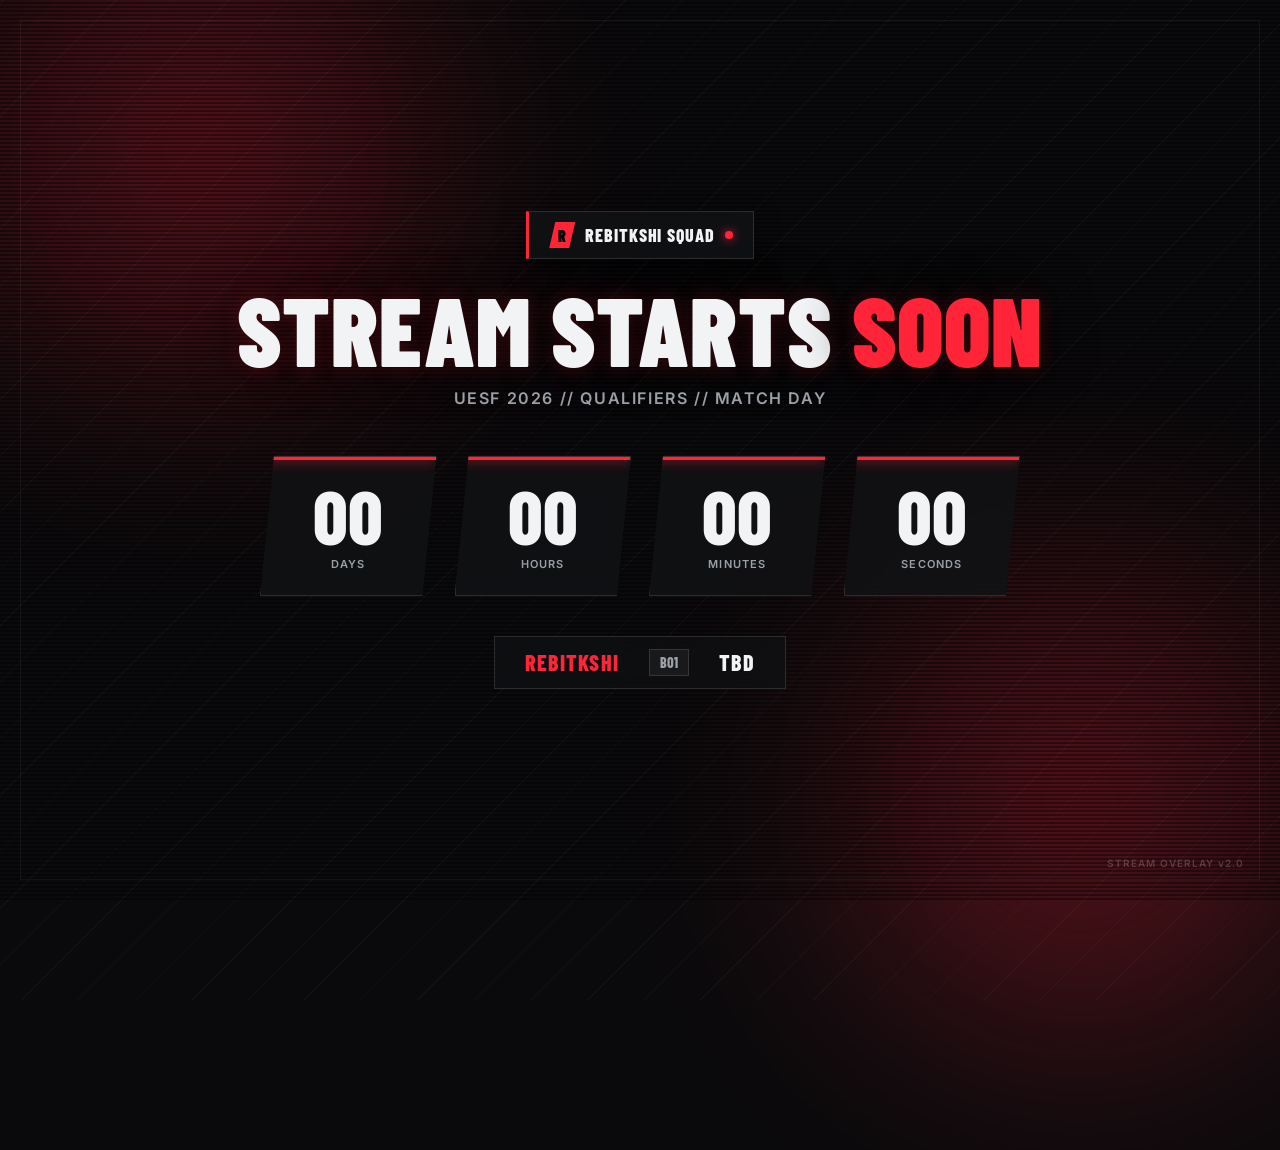
<file: obs/start.html>
<!DOCTYPE html>
<html lang="ru">
<head>
    <meta charset="UTF-8">
    <meta name="viewport" content="width=device-width, initial-scale=1.0">
    <title>REBITKSHI SQUAD — OBS STREAM LOOP</title>
    
    <link rel="preconnect" href="https://fonts.googleapis.com">
    <link rel="preconnect" href="https://fonts.gstatic.com" crossorigin>
    <link href="https://fonts.googleapis.com/css2?family=Barlow+Condensed:wght@700;800;900&family=Inter:wght@600;800&display=swap" rel="stylesheet">

    <style>
        :root {
            --bg: #0a0a0c;
            --panel: #111215;
            --line: rgba(255, 255, 255, 0.12);
            --white: #f2f3f5;
            --muted: #9aa0a6;
            --red: #ff2438;
            --red-glow: rgba(255, 36, 56, 0.4);
        }

        * { box-sizing: border-box; margin: 0; padding: 0; }

        html, body {
            width: 100vw;
            height: 100vh;
            overflow: hidden;
            background: var(--bg);
            color: var(--white);
            font-family: Inter, sans-serif;
            display: flex;
            align-items: center;
            justify-content: center;
        }

        /* --- LOOP ANIMATED BACKGROUND --- */
        .loop-bg {
            position: absolute;
            inset: -100px;
            z-index: 0;
            pointer-events: none;
            background-image: repeating-linear-gradient(-45deg, rgba(255,255,255,0.03) 0 1px, transparent 1px 40px);
            animation: gridScroll 12s linear infinite;
        }

        @keyframes gridScroll {
            0% { transform: translate(0, 0); }
            100% { transform: translate(56px, 56px); }
        }

        .glow-orb {
            position: absolute;
            width: 700px;
            height: 700px;
            border-radius: 50%;
            background: radial-gradient(circle, var(--red-glow) 0%, transparent 70%);
            filter: blur(100px);
            z-index: 1;
            pointer-events: none;
            animation: floatGlow 10s ease-in-out infinite alternate;
        }

        .glow-left { top: -200px; left: -150px; }
        .glow-right { bottom: -250px; right: -150px; animation-delay: -5s; }

        @keyframes floatGlow {
            0% { transform: scale(0.9) translate(0, 0); opacity: 0.5; }
            100% { transform: scale(1.2) translate(40px, -30px); opacity: 0.9; }
        }

        /* Scanlines для эффекта монитора */
        .scanline {
            position: absolute;
            inset: 0;
            z-index: 2;
            pointer-events: none;
            background: linear-gradient(rgba(18, 16, 16, 0) 50%, rgba(0, 0, 0, 0.4) 50%);
            background-size: 100% 4px;
        }

        /* --- OBS DISPLAY CONTAINER --- */
        .obs-container {
            position: relative;
            z-index: 10;
            width: 100%;
            max-width: 1100px;
            padding: 0 40px;
            text-align: center;
        }

        /* Header / Brand Badge */
        .stream-badge {
            display: inline-flex;
            align-items: center;
            gap: 10px;
            background: rgba(17, 18, 21, 0.85);
            border: 1px solid var(--line);
            border-left: 3px solid var(--red);
            padding: 10px 20px;
            backdrop-filter: blur(8px);
            margin-bottom: 28px;
            box-shadow: 0 10px 25px rgba(0,0,0,0.5);
        }

        .brand-mark {
            width: 26px; height: 26px;
            background: var(--red);
            color: #000;
            font-family: "Barlow Condensed", sans-serif;
            font-weight: 900;
            font-size: 16px;
            display: grid;
            place-items: center;
            clip-path: polygon(6px 0, 100% 0, calc(100% - 6px) 100%, 0 100%);
        }

        .brand-text {
            font-family: "Barlow Condensed", sans-serif;
            font-size: 18px;
            font-weight: 800;
            letter-spacing: .05em;
            text-transform: uppercase;
        }

        .dot {
            width: 8px; height: 8px;
            background: var(--red);
            border-radius: 50%;
            box-shadow: 0 0 10px var(--red);
            animation: pulse 1s infinite alternate;
        }

        @keyframes pulse {
            0% { opacity: 0.3; transform: scale(0.8); }
            100% { opacity: 1; transform: scale(1.2); }
        }

        /* Main Titles */
        .main-title {
            font-family: "Barlow Condensed", sans-serif;
            font-size: clamp(54px, 7.5vw, 110px);
            font-weight: 900;
            line-height: 0.88;
            text-transform: uppercase;
            letter-spacing: .01em;
            margin-bottom: 16px;
            text-shadow: 0 0 50px rgba(0,0,0,0.9), 0 0 20px rgba(255,36,56,0.3);
        }

        .main-title span { color: var(--red); }

        .sub-title {
            font-size: 16px;
            color: var(--muted);
            letter-spacing: .1em;
            text-transform: uppercase;
            margin-bottom: 48px;
            font-weight: 600;
        }

        /* --- STREAM TIMER --- */
        .timer-row {
            display: grid;
            grid-template-columns: repeat(4, 1fr);
            gap: 18px;
            max-width: 760px;
            margin: 0 auto 40px;
        }

        .timer-box {
            background: rgba(17, 18, 21, 0.9);
            border: 1px solid var(--line);
            padding: 24px 10px;
            position: relative;
            backdrop-filter: blur(12px);
            clip-path: polygon(14px 0, 100% 0, calc(100% - 14px) 100%, 0 100%);
            box-shadow: 0 15px 35px rgba(0, 0, 0, 0.6);
        }

        .timer-box::after {
            content: "";
            position: absolute;
            top: 0; left: 0; right: 0;
            height: 3px;
            background: var(--red);
            box-shadow: 0 0 12px var(--red);
        }

        .timer-val {
            font-family: "Barlow Condensed", sans-serif;
            font-size: clamp(48px, 6vw, 76px);
            font-weight: 800;
            line-height: 0.9;
            color: var(--white);
        }

        .timer-lbl {
            font-size: 11px;
            color: var(--muted);
            text-transform: uppercase;
            letter-spacing: .1em;
            margin-top: 8px;
            font-weight: 600;
        }

        /* Match Card Strip */
        .match-strip {
            display: inline-flex;
            align-items: center;
            justify-content: space-between;
            background: rgba(17, 18, 21, 0.7);
            border: 1px solid var(--line);
            padding: 12px 30px;
            gap: 30px;
            backdrop-filter: blur(10px);
        }

        .team {
            font-family: "Barlow Condensed", sans-serif;
            font-size: 22px;
            font-weight: 800;
            text-transform: uppercase;
            letter-spacing: .05em;
        }

        .team-red { color: var(--red); }

        .vs-badge {
            font-family: "Barlow Condensed", sans-serif;
            font-size: 14px;
            font-weight: 800;
            color: var(--muted);
            background: rgba(255, 255, 255, 0.05);
            padding: 4px 10px;
            border: 1px solid var(--line);
        }

        /* OBS Border Overlay (Чисто для стиля кадра) */
        .obs-frame {
            position: absolute;
            inset: 20px;
            border: 1px solid rgba(255, 255, 255, 0.05);
            pointer-events: none;
            z-index: 5;
        }
        .obs-frame::before {
            content: "STREAM OVERLAY v2.0";
            position: absolute;
            bottom: 10px; right: 15px;
            font-size: 10px;
            color: rgba(255, 255, 255, 0.2);
            font-weight: 600;
            letter-spacing: .1em;
        }
    </style>
</head>
<body>

    <div class="loop-bg"></div>
    <div class="glow-orb glow-left"></div>
    <div class="glow-orb glow-right"></div>
    <div class="scanline"></div>
    <div class="obs-frame"></div>

    <div class="obs-container">
        
        <!-- Stream Status Header -->
        <div class="stream-badge">
            <div class="brand-mark">R</div>
            <div class="brand-text">REBITKSHI Squad</div>
            <div class="dot"></div>
        </div>

        <h1 class="main-title">STREAM STARTS <span>SOON</span></h1>
        <p class="sub-title">UESF 2026 // QUALIFIERS // MATCH DAY</p>

        <!-- Countdown -->
        <div class="timer-row">
            <div class="timer-box">
                <div class="timer-val" id="days">00</div>
                <div class="timer-lbl">Days</div>
            </div>
            <div class="timer-box">
                <div class="timer-val" id="hours">00</div>
                <div class="timer-lbl">Hours</div>
            </div>
            <div class="timer-box">
                <div class="timer-val" id="minutes">00</div>
                <div class="timer-lbl">Minutes</div>
            </div>
            <div class="timer-box">
                <div class="timer-val" id="seconds">00</div>
                <div class="timer-lbl">Seconds</div>
            </div>
        </div>

        <!-- Match Info Bar -->
        <div class="match-strip">
            <span class="team team-red">REBITKSHI</span>
            <span class="vs-badge">BO1</span>
            <span class="team">TBD</span>
        </div>

    </div>
<script>
        const targetDate = new Date('2026-09-13T21:00:00').getTime();

        function updateTimer() {
            const now = new Date().getTime();
            const distance = targetDate - now;

            if (distance < 0) {
                document.getElementById('days').innerText = '00';
                document.getElementById('hours').innerText = '00';
                document.getElementById('minutes').innerText = '00';
                document.getElementById('seconds').innerText = '00';
                return;
            }

            const d = Math.floor(distance / (1000 * 60 * 60 * 24));
            const h = Math.floor((distance % (1000 * 60 * 60 * 24)) / (1000 * 60 * 60));
            const m = Math.floor((distance % (1000 * 60 * 60)) / (1000 * 60));
            const s = Math.floor((distance % (1000 * 60)) / 1000);

            document.getElementById('days').innerText = String(d).padStart(2, '0');
            document.getElementById('hours').innerText = String(h).padStart(2, '0');
            document.getElementById('minutes').innerText = String(m).padStart(2, '0');
            document.getElementById('seconds').innerText = String(s).padStart(2, '0');
        }

        setInterval(updateTimer, 1000);
        updateTimer();
    </script>
</body>
</html>
</file>
<file: styles.css>
:root {
  --bg: #0a0a0c;
  --panel: #111215;
  --line: rgba(255, 255, 255, 0.09);
  --white: #f2f3f5;
  --muted: #8a8e96;
  --red: #ff2438;
  --red-dim: #8a1420;
  --max: 1160px;
}

* {
  box-sizing: border-box;
}

html {
  scroll-behavior: smooth;
  height: 100%;
}

body {
  margin: 0;
  height: 100%;
  background: var(--bg);
  color: var(--white);
  font-family: Inter, Arial, sans-serif;
  line-height: 1.5;
  position: relative;
}

body:before {
  content: "";
  position: fixed;
  inset: 0;
  z-index: 0;
  pointer-events: none;
  opacity: 0.05;
  background-image: repeating-linear-gradient(
    -45deg,
    #fff 0 1px,
    transparent 1px 64px
  );
}

a {
  color: inherit;
  text-decoration: none;
}

.container {
  width: min(var(--max), calc(100% - 48px));
  margin: auto;
  position: relative;
  z-index: 1;
}

h1,
h2,
h3,
h4 {
  margin: 0;
  font-family: "Barlow Condensed", sans-serif;
  font-weight: 800;
  letter-spacing: 0.01em;
  text-transform: uppercase;
}

p {
  margin: 0;
}

/* --- FULLSCREEN PAGE LOADER --- */
.page-loader {
  position: fixed !important;
  top: 0 !important;
  left: 0 !important;
  width: 100vw !important;
  height: 100vh !important;
  background-color: #0a0a0c !important;
  z-index: 99999 !important;
  display: flex !important;
  align-items: center !important;
  justify-content: center !important;
  opacity: 1;
  visibility: visible;
  transition: opacity 0.4s ease, visibility 0.4s ease;
}

.page-loader.hidden {
  opacity: 0 !important;
  visibility: hidden !important;
  pointer-events: none !important;
}

.loader-content {
  display: flex;
  flex-direction: column;
  align-items: center;
  gap: 18px;
}

.dota-spinner {
  width: 64px;
  height: 64px;
  display: flex;
  align-items: center;
  justify-content: center;
  animation: dotaPulseSpin 1.4s infinite cubic-bezier(0.68, -0.55, 0.265, 1.55);
}

.loader-logo {
  width: 100%;
  height: 100%;
  object-fit: contain;
  filter: drop-shadow(0 0 14px rgba(255, 36, 56, 0.8));
}

.loader-text {
  font-family: 'Barlow Condensed', sans-serif;
  font-size: 14px;
  font-weight: 700;
  letter-spacing: 3px;
  text-transform: uppercase;
  color: #a0a0a8;
}

@keyframes dotaPulseSpin {
  0% {
    transform: rotate(0deg) scale(0.85);
    opacity: 0.6;
  }
  50% {
    transform: rotate(180deg) scale(1.15);
    opacity: 1;
  }
  100% {
    transform: rotate(360deg) scale(0.85);
    opacity: 0.6;
  }
}

/* HEADER */
.site-header {
  height: 72px;
  position: sticky;
  top: 0;
  left: 0;
  right: 0;
  z-index: 90;
  background: rgba(10, 10, 12, 0.88);
  backdrop-filter: blur(10px);
  border-bottom: 1px solid var(--line);
  display: flex;
  align-items: center;
  padding: 0 max(24px, calc((100vw - 1160px) / 2));
  justify-content: space-between;
}

.brand {
  display: flex;
  align-items: center;
  gap: 10px;
}

.brand-mark {
  display: grid;
  place-items: center;
  width: 32px;
  height: 32px;
  filter: drop-shadow(0 0 8px rgba(255, 36, 56, 0.5));
}

.brand-logo {
  width: 100%;
  height: 100%;
  object-fit: contain;
}

.brand-name {
  font-family: "Barlow Condensed";
  font-weight: 800;
  font-size: 16px;
  letter-spacing: 0.02em;
  text-transform: uppercase;
}

.brand-name em {
  font-style: normal;
  color: var(--muted);
  font-weight: 600;
  margin-left: 6px;
  font-size: 12px;
}

.nav {
  display: flex;
  gap: 26px;
  height: 100%;
  align-items: center;
}

.nav a {
  font-size: 13px;
  color: var(--muted);
  height: 100%;
  display: grid;
  place-items: center;
  position: relative;
}

.nav a:hover,
.nav a.active {
  color: var(--white);
}

.nav a.active:after {
  content: "";
  position: absolute;
  left: 0;
  right: 0;
  bottom: 0;
  height: 2px;
  background: var(--red);
  box-shadow: 0 0 8px rgba(255, 36, 56, 0.7);
}

.header-actions {
  display: flex;
  align-items: center;
  gap: 20px;
}

.socials {
  display: flex;
  gap: 16px;
  align-items: center;
}

.socials a {
  font-size: 16px;
  color: var(--muted);
  transition: color 0.2s, transform 0.2s;
  display: inline-flex;
  align-items: center;
  justify-content: center;
}

.socials a:hover {
  color: var(--red);
  transform: translateY(-2px);
}

.menu-btn {
  display: none;
  background: none;
  border: 0;
  padding: 6px;
  cursor: pointer;
}

.menu-btn span {
  width: 22px;
  height: 2px;
  background: var(--white);
  display: block;
  margin: 5px;
}

.mobile-menu {
  display: none;
}

/* BUTTONS */
.btn {
  display: inline-flex;
  align-items: center;
  justify-content: center;
  gap: 10px; /* Добавлен отступ между иконкой и текстом */
  height: 46px;
  padding: 0 24px;
  font-size: 12px;
  font-weight: 700;
  text-transform: uppercase;
  letter-spacing: 0.03em;
  transition: transform 0.2s, box-shadow 0.2s, border-color 0.2s, color 0.2s;
  clip-path: polygon(10px 0, 100% 0, calc(100% - 10px) 100%, 0 100%);
  cursor: pointer;
  border: 0;
}

.btn-red {
  background: var(--red);
  color: #0a0a0c;
  box-shadow: 0 0 0 rgba(255, 36, 56, 0);
}

.btn-red:hover {
  box-shadow: 0 8px 30px rgba(255, 36, 56, 0.45);
  transform: translateY(-2px);
}

.btn-line {
  background: transparent;
  border: 1px solid var(--line);
  color: var(--white);
}

.btn-line:hover {
  border-color: var(--red);
  color: var(--red);
}

/* SHARED */
.section {
  padding: 100px 0;
  border-bottom: 1px solid var(--line);
  position: relative;
}

.tag {
  display: inline-flex;
  align-items: center;
  gap: 8px;
  font-size: 12px;
  font-weight: 600;
  color: var(--red);
  text-transform: uppercase;
  letter-spacing: 0.06em;
  margin-bottom: 14px;
}

.tag i {
  width: 6px;
  height: 6px;
  background: var(--red);
  display: block;
  border-radius: 50%;
  box-shadow: 0 0 8px rgba(255, 36, 56, 0.9);
}

/* SECTION HEADER & SUBS BUTTON */
.section-head {
  display: flex;
  justify-content: space-between;
  align-items: flex-end;
  flex-wrap: wrap;
  gap: 16px;
  margin-bottom: 44px;
}

.section-head h2 {
  font-size: 44px;
}

.subs-wrapper {
  position: relative;
  display: inline-block;
}

.subs-btn {
  background: var(--panel);
  border: 1px solid var(--line);
  color: var(--white);
  padding: 10px 18px;
  font-family: "Barlow Condensed", sans-serif;
  font-size: 14px;
  font-weight: 700;
  text-transform: uppercase;
  letter-spacing: 0.05em;
  cursor: pointer;
  display: inline-flex;
  align-items: center;
  gap: 10px;
  transition: border-color 0.2s, color 0.2s, background 0.2s;
  clip-path: polygon(8px 0, 100% 0, calc(100% - 8px) 100%, 0 100%);
}

.subs-btn i {
  color: var(--red);
  margin-left: 2px;
}

.subs-btn:hover {
  border-color: var(--red);
  color: var(--red);
  background: #151619;
}

/* POPOVER SUBS */
.subs-popover {
  position: absolute;
  top: calc(100% + 10px);
  right: 0;
  width: 240px;
  background: #151619;
  border: 1px solid var(--line);
  padding: 16px;
  box-shadow: 0 12px 30px rgba(0, 0, 0, 0.6);
  opacity: 0;
  visibility: hidden;
  transform: translateY(8px);
  transition: opacity 0.25s ease, transform 0.25s ease, visibility 0.25s;
  z-index: 20;
}

.subs-popover:before {
  content: "";
  position: absolute;
  top: -6px;
  right: 20px;
  width: 10px;
  height: 10px;
  background: #151619;
  border-left: 1px solid var(--line);
  border-top: 1px solid var(--line);
  transform: rotate(45deg);
}

.subs-wrapper:hover .subs-popover,
.subs-wrapper.active .subs-popover {
  opacity: 1;
  visibility: visible;
  transform: translateY(0);
}

.popover-title {
  font-family: "Barlow Condensed", sans-serif;
  font-size: 13px;
  text-transform: uppercase;
  color: var(--muted);
  letter-spacing: 0.06em;
  margin-bottom: 12px;
  border-bottom: 1px solid var(--line);
  padding-bottom: 6px;
}

.subs-list {
  list-style: none;
  padding: 0;
  margin: 0;
  display: flex;
  flex-direction: column;
  gap: 8px;
}

.subs-list li {
  display: flex;
  align-items: center;
  justify-content: space-between;
  padding: 8px 10px;
  background: var(--bg);
  border: 1px solid var(--line);
  border-left: 2px solid var(--red);
}

.subs-list li.sub-empty {
  border-left-color: var(--muted);
  opacity: 0.5;
}

.sub-num {
  font-family: "Barlow Condensed", sans-serif;
  font-size: 12px;
  font-weight: 700;
  color: var(--red);
}

.sub-empty .sub-num {
  color: var(--muted);
}

.sub-name {
  font-family: "Barlow Condensed", sans-serif;
  font-size: 16px;
  font-weight: 700;
  text-transform: uppercase;
}

.sub-role {
  font-size: 9px;
  color: var(--muted);
  text-transform: uppercase;
  letter-spacing: 0.05em;
}

/* HERO */
.hero {
  padding: 130px 0 0;
  border-bottom: 1px solid var(--line);
  position: relative;
  overflow: hidden;
  background: 
    linear-gradient(180deg, rgba(10, 10, 12, 0.45) 0%, rgba(10, 10, 12, 0.95) 80%, var(--bg) 100%),
    radial-gradient(circle at 78% 18%, rgba(255, 36, 56, 0.18), transparent 50%),
    url('assets/banner.png') center top / cover no-repeat;
}

.hero-glow {
  position: absolute;
  width: 520px;
  height: 520px;
  border-radius: 50%;
  background: rgba(255, 36, 56, 0.16);
  filter: blur(120px);
  right: -140px;
  top: -80px;
  z-index: 0;
}

.hero-mark {
  position: absolute;
  right: 6%;
  top: 16%;
  width: 280px;
  height: 280px;
  color: var(--red);
  opacity: 0.16;
  z-index: 0;
}

.hero-logo-bg {
  width: 100%;
  height: 100%;
  object-fit: contain;
  filter: drop-shadow(0 0 12px rgba(255, 36, 56, 0.3));
}

.hero-content {
  max-width: 640px;
  position: relative;
  z-index: 2;
}

.hero h1 {
  font-size: clamp(56px, 8vw, 108px);
  line-height: 0.9;
  margin: 16px 0 22px;
  text-shadow: 0 0 40px rgba(255, 36, 56, 0.15);
}

.hero h1 span {
  color: var(--red);
}

.hero-copy {
  font-size: 16px;
  color: var(--muted);
  max-width: 440px;
}

.hero-actions {
  display: flex;
  gap: 12px;
  margin-top: 34px;
}

.hero-strip {
  display: flex;
  gap: 52px;
  padding: 34px 0;
  margin-top: 76px;
  border-top: 1px solid var(--line);
  flex-wrap: wrap;
  position: relative;
  z-index: 2;
}

.hero-strip div {
  display: flex;
  flex-direction: column;
  gap: 4px;
}

.hero-strip b {
  font-family: "Barlow Condensed";
  font-size: 26px;
  font-weight: 800;
}

.hero-strip span {
  font-size: 11px;
  color: var(--muted);
  text-transform: uppercase;
  letter-spacing: 0.04em;
}

/* ABOUT */
.about-grid {
  display: grid;
  grid-template-columns: 1.1fr 0.9fr;
  gap: 90px;
}

.about-copy h2 {
  font-size: 44px;
  margin: 12px 0 22px;
}

.about-copy p {
  color: var(--muted);
  font-size: 15px;
  line-height: 1.75;
  max-width: 520px;
  margin-bottom: 14px;
}

.about-list {
  list-style: none;
  margin: 0;
  padding: 0;
  border-top: 1px solid var(--line);
}

.about-list li {
  display: flex;
  justify-content: space-between;
  gap: 20px;
  padding: 20px 0;
  border-bottom: 1px solid var(--line);
}

.about-list b {
  font-family: "Barlow Condensed";
  font-size: 16px;
  text-transform: uppercase;
  white-space: nowrap;
}

.about-list span {
  color: var(--muted);
  font-size: 13px;
  text-align: right;
}

/* ROSTER */
.players {
  display: grid;
  grid-template-columns: repeat(5, 1fr);
  gap: 14px;
}

.player-card {
  border: 1px solid var(--line);
  background: linear-gradient(160deg, #151619, #0c0d0f);
  position: relative;
  overflow: hidden;
  transition: transform 0.3s, border-color 0.3s, box-shadow 0.3s;
}

.player-card:hover {
  transform: translateY(-6px);
  border-color: rgba(255, 36, 56, 0.55);
  box-shadow: 0 20px 50px rgba(0, 0, 0, 0.5);
}

/* Контейнер для фото */
.player-photo {
  height: 220px;
  position: relative;
  background: linear-gradient(150deg, #26282e, #101114 70%);
  clip-path: polygon(0 0, 100% 0, 100% 82%, 0 100%);
  overflow: hidden;
}

/* Обязательные стили для самого тега <img> */
.player-photo img {
  width: 100%;
  height: 100%;
  object-fit: cover;
  object-position: center top;
  display: block;
  position: relative;
  z-index: 1;
}

/* Красный неоновый градиент поверх картинки */
.player-photo:after {
  content: "";
  position: absolute;
  inset: 0;
  z-index: 2;
  pointer-events: none;
  background: 
    /* Тёмный градиент снизу для читаемости текста */
    linear-gradient(180deg, transparent 40%, rgba(10, 10, 12, 0.85) 100%),
    /* Диагональная красная неоновая подсвечивающая полоса */
    linear-gradient(120deg, transparent 50%, rgba(255, 36, 56, 0.35) 100%);
  mix-blend-mode: screen; /* Сохраняет яркость фото под градиентом */
}

/* Надпись роли ставится на самый верхний слой */
.player-photo span {
  position: absolute;
  left: 14px;
  bottom: 14px;
  z-index: 3;
  font-size: 10px;
  font-weight: 700;
  letter-spacing: 0.1em;
  color: var(--white);
  text-transform: uppercase;
}

.player-info {
  padding: 16px 14px;
}

.player-info b {
  display: block;
  font-family: "Barlow Condensed";
  font-size: 12px;
  color: var(--red);
  margin-bottom: 6px;
}

.player-info h3 {
  font-size: 21px;
}

.player-info span {
  display: block;
  margin-top: 4px;
  font-size: 10px;
  color: var(--muted);
  letter-spacing: 0.08em;
  text-transform: uppercase;
}

/* MATCH */
.match-wrap {
  max-width: 680px;
  position: relative;
}

.match-card {
  display: grid;
  grid-template-columns: 1fr auto 1fr;
  align-items: center;
  border: 1px solid var(--line);
  height: 110px;
  margin-top: 16px;
  background: radial-gradient(
    circle at 50% 50%,
    rgba(255, 36, 56, 0.08),
    transparent 70%
  );
}

.side {
  display: flex;
  align-items: center;
  gap: 14px;
  padding: 0 26px;
  min-width: 0;
}

.side-right {
  justify-content: flex-end;
}

.side-mark {
  width: 44px;
  height: 44px;
  display: flex;
  align-items: center;
  justify-content: center;
  border: 1px solid var(--red);
  color: var(--red);
  font-family: "Barlow Condensed";
  font-size: 20px;
  font-weight: 800;
  clip-path: polygon(15% 0, 100% 0, 85% 100%, 0 100%);
  flex-shrink: 0;
  overflow: hidden;
  padding: 4px;
}

.side-mark img {
  width: 100%;
  height: 100%;
  object-fit: contain;
  display: block;
}

.side-mark-ghost {
  border-color: #3a3d43;
  color: #5b5f66;
}

.side-name {
  font-family: "Barlow Condensed";
  font-size: 22px;
  text-transform: uppercase;
  white-space: nowrap;
  overflow: hidden;
  text-overflow: ellipsis;
}

.vs {
  display: flex;
  flex-direction: column;
  align-items: center;
  gap: 4px;
  padding: 0 22px;
  border-left: 1px solid var(--line);
  border-right: 1px solid var(--line);
  height: 100%;
  justify-content: center;
  flex-shrink: 0;
}

.vs span:first-child {
  font-size: 11px;
  color: var(--muted);
  letter-spacing: 0.06em;
}

.bo {
  font-size: 9px;
  color: var(--red);
}

.match-meta {
  display: flex;
  gap: 24px;
  font-size: 13px;
  color: var(--muted);
  margin: 22px 0 28px;
}

/* NEWS */
.news-grid {
  display: grid;
  grid-template-columns: repeat(3, 1fr);
  gap: 1px;
  background: var(--line);
  border: 1px solid var(--line);
}

.news-card {
  background: var(--panel);
  padding: 26px;
  border-top: 2px solid transparent;
  transition: border-color 0.2s, background 0.2s;
  cursor: pointer;
  position: relative;
  display: flex;
  flex-direction: column;
}

.news-card:hover {
  border-top-color: var(--red);
  background: #151619;
}

.news-date {
  font-size: 11px;
  color: var(--muted);
  letter-spacing: 0.04em;
}

.news-card h3 {
  font-size: 22px;
  margin: 12px 0 8px;
  text-transform: none;
  letter-spacing: 0;
}

.news-card p {
  font-size: 13px;
  color: var(--muted);
  line-height: 1.6;
}

.news-card .read-more {
  margin-top: auto;
  padding-top: 14px;
  font-size: 11px;
  font-weight: 700;
  text-transform: uppercase;
  color: var(--red);
  display: inline-flex;
  align-items: center;
  gap: 6px;
  transition: transform 0.2s ease;
}

.news-card:hover .read-more {
  transform: translateX(4px);
}

/* COMMUNITY */
.community {
  overflow: hidden;
}

.community-glow {
  position: absolute;
  width: 600px;
  height: 600px;
  border-radius: 50%;
  background: rgba(255, 36, 56, 0.12);
  filter: blur(130px);
  left: 50%;
  top: -260px;
  transform: translateX(-50%);
  z-index: 0;
}

.community-inner {
  text-align: center;
  padding: 20px 0;
}

.community-inner h2 {
  font-size: 48px;
  max-width: 560px;
  margin: 0 auto 28px;
}

/* INTERIOR PAGE HERO */
.page-hero {
  padding: 150px 0 60px;
  border-bottom: 1px solid var(--line);
  position: relative;
  overflow: hidden;
  background: radial-gradient(
    circle at 15% 20%,
    rgba(255, 36, 56, 0.1),
    transparent 40%
  );
}

.page-hero h1 {
  font-size: clamp(44px, 6vw, 72px);
  line-height: 0.92;
  margin: 14px 0 16px;
}

.page-hero p {
  color: var(--muted);
  font-size: 15px;
  max-width: 480px;
}

/* SHOP */
.shop-grid {
  display: grid;
  grid-template-columns: repeat(3, 1fr);
  gap: 14px;
}

.product-card {
  border: 1px solid var(--line);
  background: linear-gradient(160deg, #151619, #0c0d0f);
  position: relative;
  overflow: hidden;
  transition: transform 0.3s, border-color 0.3s, box-shadow 0.3s;
}

.product-card:hover {
  transform: translateY(-6px);
  border-color: rgba(255, 36, 56, 0.55);
  box-shadow: 0 20px 50px rgba(0, 0, 0, 0.5);
}

.product-photo {
  width: 100%;
  height: 180px; /* Уменьшаем высоту блока с картинкой */
  overflow: hidden;
  background-color: #0d0e12;
  display: flex;
  align-items: center;
  justify-content: center;
  padding: 12px; /* Добавляем отступы внутри, чтобы картинка не липла к краям */
}

.product-photo img {
  width: 100%;
  height: 100%;
  object-fit: cover;
  display: block;
  /* Мягко растворяет картинку к нижнему краю */
  -webkit-mask-image: linear-gradient(to bottom, black 70%, transparent 100%);
  mask-image: linear-gradient(to bottom, black 70%, transparent 100%);
}

.product-card:hover .product-photo img {
  transform: scale(1.04);
}
.product-card,
.product-photo {
  background-color: #050507; /* Укажите точный HEX-код фона ваших изображений */
}
/* Накладка-градиент на всю карточку */
.product-card::before {
  content: '';
  position: absolute;
  inset: 0;
  /* 
    1. Верхняя тень (накрывает верх картинки)
    2. Прозрачный центр (оставляет мерч ярким)
    3. Тень в районе категории (Accessories...) 
  */
  background: linear-gradient(
    to bottom,
    rgba(0, 0, 0, 0.9) 0%,        /* Плотная тень у самого верха */
    transparent 18%,              /* Проявляет картинку */
    transparent 10%, 
    rgba(0, 0, 0, 0.85) 55%,      /* Затемняет зону категории и стыка */
    transparent 75%
  );
  pointer-events: none; /* Пропускает клик по кнопкам и карточке */
  z-index: 2;
}

.product-photo span {
  position: relative;
  z-index: 1;
  padding: 14px;
  font-family: "Barlow Condensed";
  font-size: 15px;
  letter-spacing: 0.08em;
  color: rgba(255, 255, 255, 0.55);
  text-transform: uppercase;
}

.product-info {
  position: relative;
  z-index: 3;
  padding: 20px;
  display: flex;
  flex-direction: column;
  flex-grow: 1;
}

.product-info .cat {
  display: block;
  font-size: 10px;
  color: var(--red);
  text-transform: uppercase;
  letter-spacing: 0.08em;
  margin-bottom: 6px;
}

.product-info h3 {
  font-size: 20px;
  text-transform: none;
  letter-spacing: 0;
  font-weight: 700;
}

.product-row {
  display: flex;
  align-items: center;
  justify-content: space-between;
  margin-top: 14px;
}

.price {
  font-family: "Barlow Condensed";
  font-size: 20px;
  color: var(--white);
}

.btn-small {
  height: 38px;
  padding: 0 16px;
  font-size: 11px;
}

/* MODALS */
.news-modal {
  position: fixed;
  inset: 0;
  z-index: 1000;
  display: flex;
  align-items: center;
  justify-content: center;
  padding: 20px;
  opacity: 0;
  visibility: hidden;
  transition: opacity 0.3s ease, visibility 0.3s ease;
}

.news-modal.active {
  opacity: 1;
  visibility: visible;
}

.news-modal-overlay {
  position: absolute;
  inset: 0;
  background: rgba(10, 10, 12, 0.85);
  backdrop-filter: blur(8px);
}

.news-modal-content {
  position: relative;
  z-index: 1;
  width: 100%;
  max-width: 600px;
  background: var(--panel);
  border: 1px solid var(--line);
  padding: 36px;
  box-shadow: 0 20px 50px rgba(0, 0, 0, 0.8);
  transform: translateY(20px) scale(0.95);
  transition: transform 0.3s ease, filter 0.3s ease;
  clip-path: polygon(
    0 0,
    100% 0,
    100% calc(100% - 15px),
    calc(100% - 15px) 100%,
    0 100%
  );
}

.news-modal.active .news-modal-content {
  transform: translateY(0) scale(1);
}

.news-modal-close {
  position: absolute;
  top: 16px;
  right: 16px;
  background: none;
  border: none;
  color: var(--muted);
  font-size: 20px;
  cursor: pointer;
  transition: color 0.2s ease;
}

.news-modal-close:hover {
  color: var(--red);
}

.news-modal h2 {
  font-size: 28px;
  margin: 8px 0 20px;
  line-height: 1.1;
  text-transform: none;
}

.news-modal-body {
  color: var(--muted);
  font-size: 14px;
  line-height: 1.7;
}

.news-modal-body p {
  margin-bottom: 12px;
}

.news-modal-body strong {
  color: var(--white);
}

/* ARCHIVE TIMELINE */
.archive-content {
  max-width: 700px;
  max-height: 85vh;
  overflow-y: auto;
}

.archive-sub {
  color: var(--muted);
  font-size: 13px;
  margin-bottom: 24px;
}

.archive-timeline {
  display: flex;
  flex-direction: column;
  gap: 12px;
  position: relative;
  padding-left: 16px;
  border-left: 2px solid var(--line);
}

.timeline-item {
  position: relative;
  background: var(--bg);
  border: 1px solid var(--line);
  padding: 16px 20px;
  cursor: pointer;
  transition: border-color 0.2s ease, transform 0.2s ease;
}

.timeline-item:before {
  content: "";
  position: absolute;
  left: -22px;
  top: 20px;
  width: 10px;
  height: 10px;
  background: var(--red);
  border-radius: 50%;
  box-shadow: 0 0 8px var(--red);
}

.timeline-item:hover {
  border-color: var(--red);
  transform: translateX(4px);
}

.timeline-date {
  font-size: 11px;
  color: var(--red);
  font-weight: 600;
  text-transform: uppercase;
}

.timeline-item h4 {
  font-family: "Barlow Condensed", sans-serif;
  font-size: 18px;
  margin: 4px 0;
  text-transform: uppercase;
}

.timeline-item p {
  font-size: 12px;
  color: var(--muted);
}

/* MODAL OVERLAP & DEPTH STYLES */
#archive-modal {
  z-index: 1000;
  transition: opacity 0.3s ease, filter 0.3s ease, transform 0.3s ease;
}

#news-modal {
  z-index: 1010;
}

#archive-modal.pushed-back .news-modal-content {
  transform: scale(0.94) translateY(10px);
  filter: brightness(0.4) blur(2px);
  pointer-events: none;
}

.btn-archive,
.subs-btn {
  display: inline-flex;
  align-items: center;
  gap: 10px;
}

.btn-archive i,
.subs-btn i {
  margin-left: 2px;
}

/* FOOTER */
footer {
  padding: 26px 0;
  position: relative;
}

.footer-inner {
  display: flex;
  align-items: center;
  justify-content: space-between;
  font-size: 12px;
  color: var(--muted);
}

/* REVEAL ANIMATION */
.reveal {
  opacity: 0;
  transform: translateY(16px);
  transition: opacity 0.6s ease, transform 0.6s ease;
}

.reveal.visible {
  opacity: 1;
  transform: none;
}

/* MEDIA QUERIES */
@media (max-width: 1000px) {
  .about-grid {
    gap: 50px;
  }
  .players {
    grid-template-columns: repeat(3, 1fr);
  }
  .player-card:nth-child(4),
  .player-card:nth-child(5) {
    display: none;
  }
  .news-grid {
    grid-template-columns: 1fr;
  }
  .hero-mark {
    opacity: 0.1;
    width: 220px;
    height: 220px;
  }
}

@media (max-width: 760px) {
  .container {
    width: min(100% - 32px, var(--max));
  }
  .site-header {
    height: 60px;
    padding: 0 16px;
  }
  .nav {
    display: none;
  }
  .socials {
    display: none;
  }
  .header-actions > .btn {
    display: none;
  }
  .menu-btn {
    display: block;
  }
  .mobile-menu {
    position: fixed;
    z-index: 89;
    top: 60px;
    left: 0;
    right: 0;
    background: rgba(10, 10, 12, 0.98);
    border-bottom: 1px solid var(--line);
    padding: 8px 20px;
    display: flex;
    flex-direction: column;
    max-height: 0;
    overflow: hidden;
    transition: max-height 0.35s;
  }
  .mobile-menu.open {
    max-height: 400px;
  }
  .mobile-menu a {
    padding: 16px 4px;
    border-bottom: 1px solid var(--line);
    font-family: "Barlow Condensed";
    font-size: 20px;
    text-transform: uppercase;
  }
  .mobile-menu a:last-child {
    color: var(--red);
  }

  .hero {
    padding: 76px 0 0;
  }
  .hero-mark {
    display: none;
  }
  .hero-actions {
    flex-direction: column;
    align-items: stretch;
    max-width: 280px;
  }
  .hero-strip {
    gap: 24px;
    margin-top: 48px;
  }

  .section {
    padding: 64px 0;
  }
  .about-grid {
    display: block;
  }
  .about-list {
    margin-top: 32px;
  }
  .section-head h2,
  .about-copy h2 {
    font-size: 36px;
  }

  .players {
    grid-template-columns: 1fr 1fr;
  }
  .player-card:nth-child(4),
  .player-card:nth-child(5) {
    display: block;
  }
  .player-photo {
    height: 150px;
  }

  .match-card {
    grid-template-columns: 1fr auto 1fr;
    height: auto;
    padding: 16px 0;
  }
  .side {
    padding: 0 10px;
    gap: 8px;
  }
  .side-mark {
    width: 34px;
    height: 34px;
    font-size: 15px;
  }
  .side-name {
    font-size: 15px;
  }
  .match-meta {
    gap: 14px;
    flex-wrap: wrap;
  }

  .community-inner h2 {
    font-size: 32px;
  }
  .subs-popover {
    right: auto;
    left: 0;
  }
  .subs-popover:before {
    right: auto;
    left: 20px;
  }

  .news-modal-content {
    padding: 24px 18px;
  }
  .news-modal h2 {
    font-size: 22px;
  }
 /* --- FIX GRID MERCH & CENTERED CARD --- */
.shop-grid {
  display: grid !important;
  grid-template-columns: repeat(3, 1fr) !important;
  gap: 20px !important;
}

/* Карточка на всю ширину сетки (4-я по счету) */
.product-card-centered {
  grid-column: 1 / -1 !important;
  max-width: 500px !important;
  margin: 0 auto !important;
  width: 100% !important;
}

/* Адаптив для планшетов и мобильных устройств */
@media (max-width: 900px) {
  .shop-grid {
    grid-template-columns: repeat(2, 1fr) !important;
  }
}

@media (max-width: 600px) {
  .shop-grid {
    grid-template-columns: 1fr !important;
  }
  
  .product-card-centered {
    max-width: 100% !important;
  }
}
}
</file>
